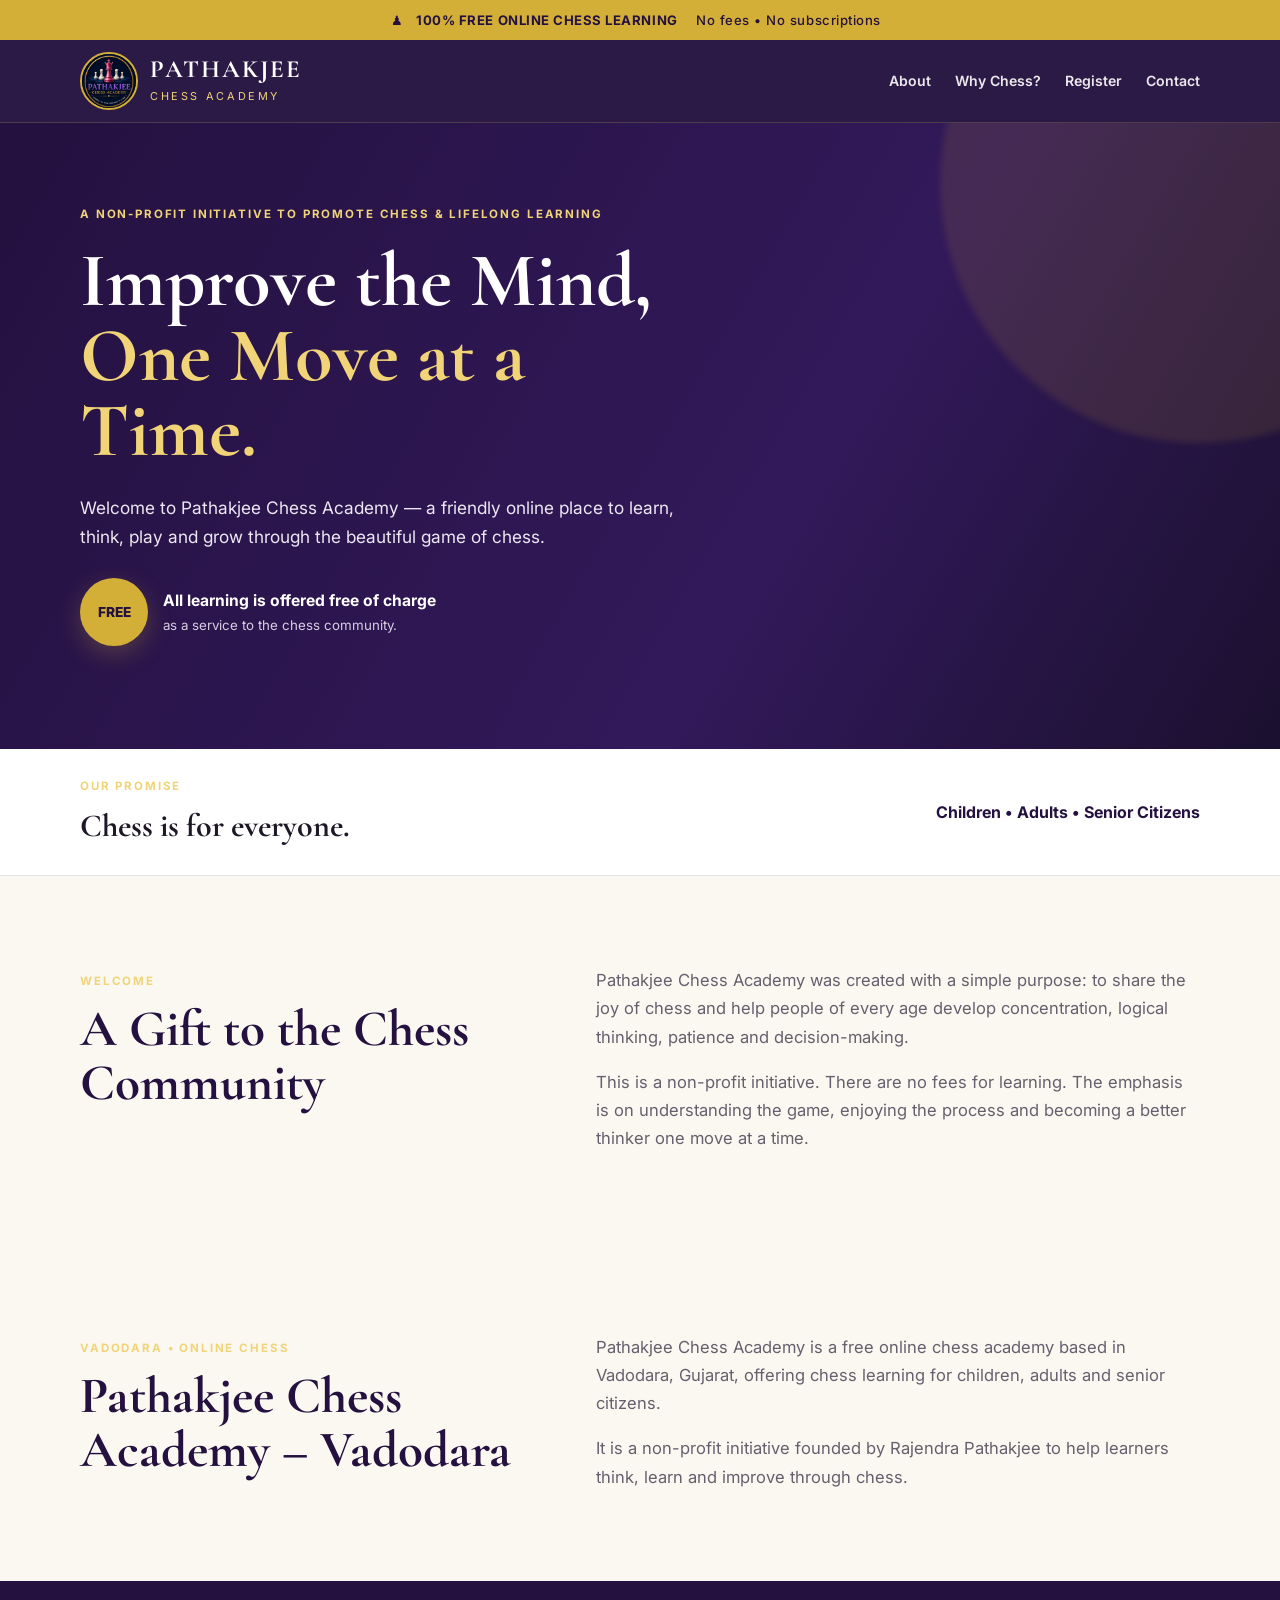
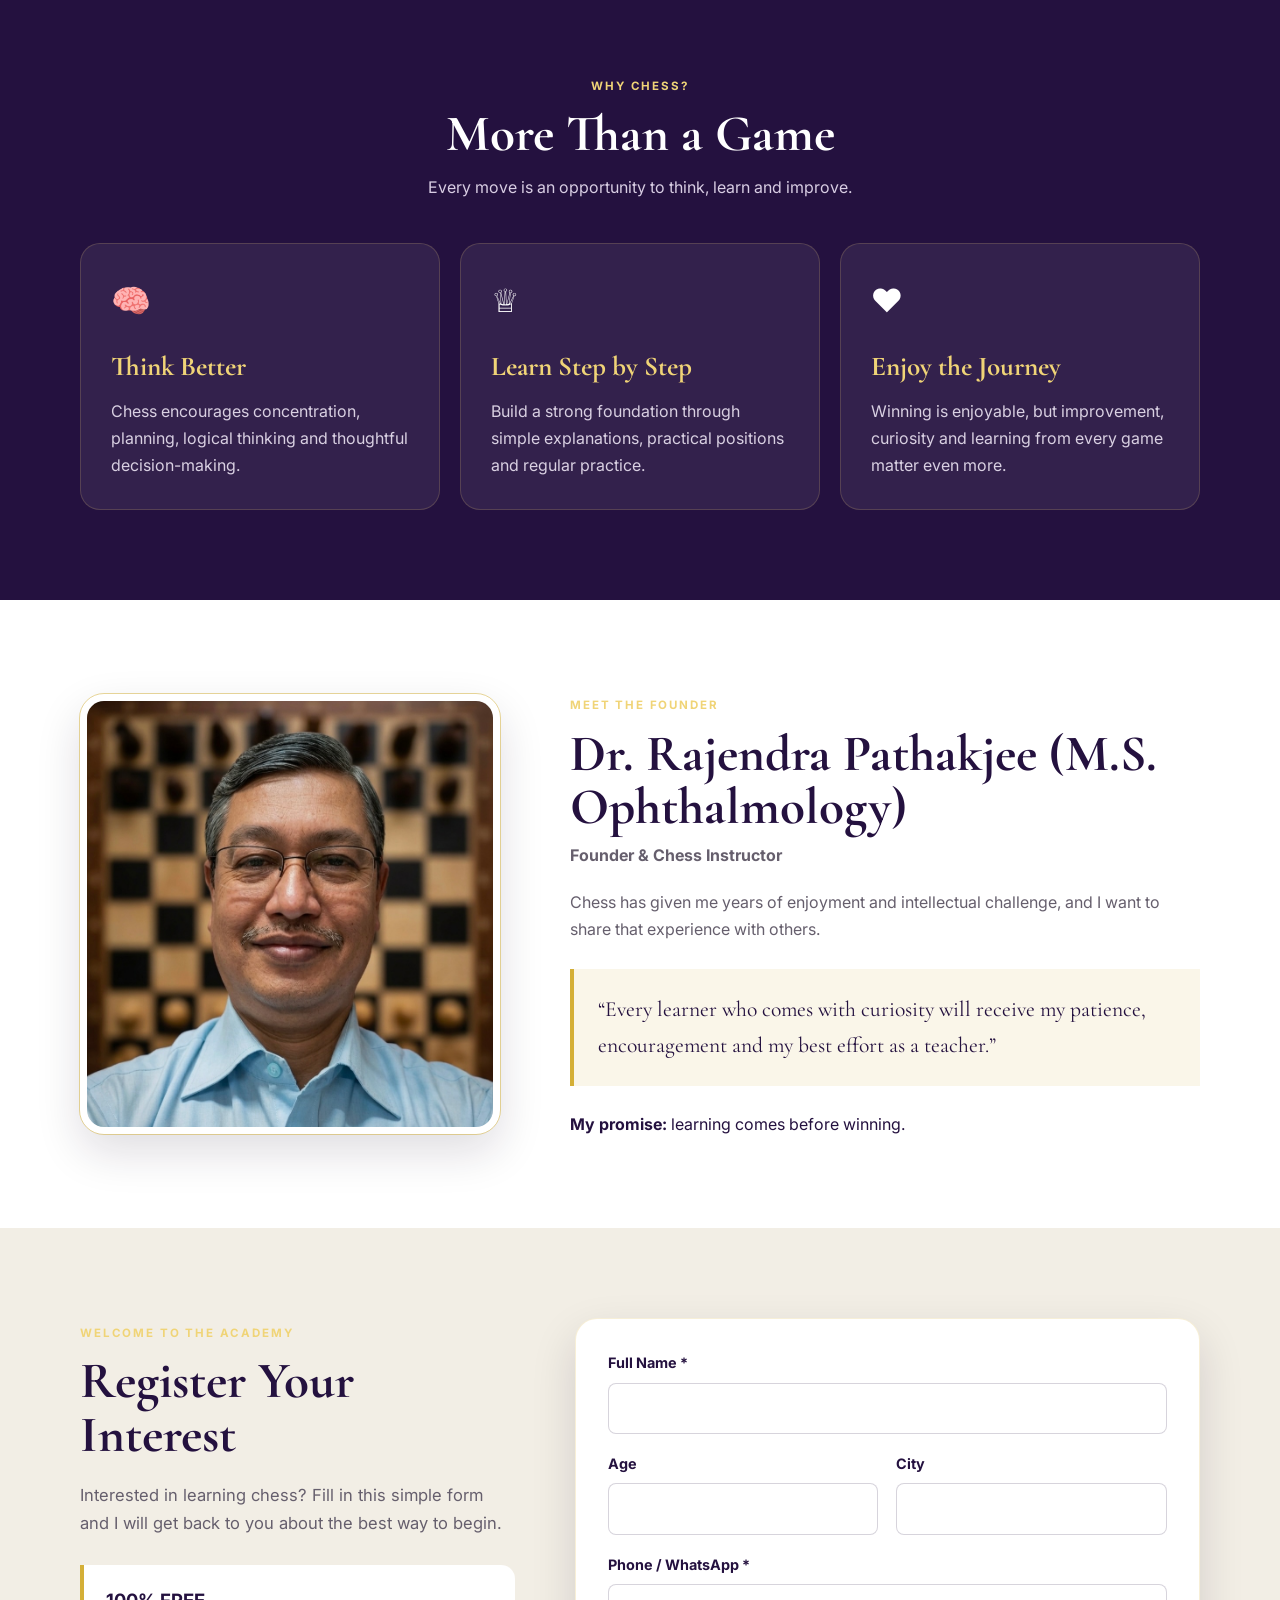
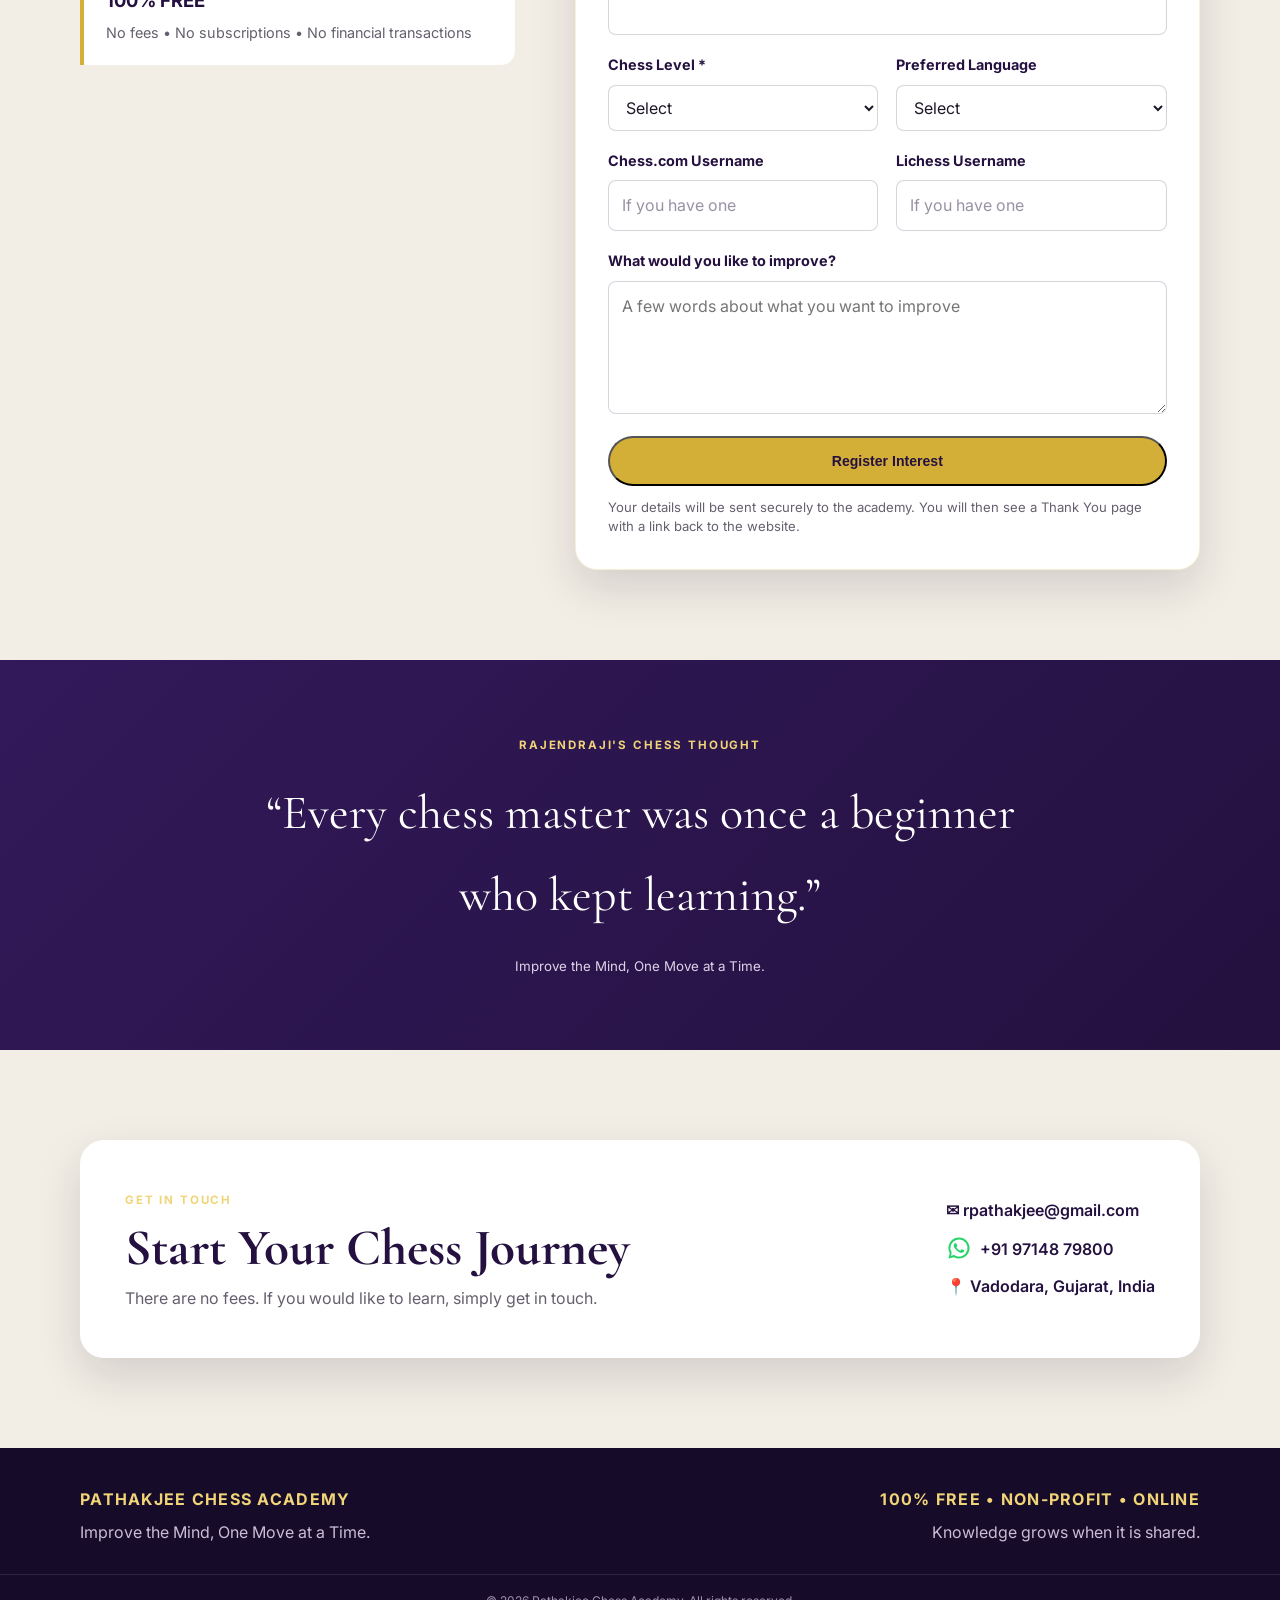
<file: index.html>
<!DOCTYPE html>
<html lang="en">

<head>
  <meta charset="UTF-8">
  <meta name="viewport" content="width=device-width, initial-scale=1.0">
  <meta name="description" content="Pathakjee Chess Academy is a free online chess academy in Vadodara, offering chess lessons for beginners, children, adults and senior citizens. Learn chess online and improve your mind, one move at a time.">
  <meta name="theme-color" content="#24113f">
  <title>Pathakjee Chess Academy | Online Chess Academy in Vadodara</title>
  <link rel="preconnect" href="https://fonts.googleapis.com">
  <link rel="preconnect" href="https://fonts.gstatic.com" crossorigin>
  <link href="https://fonts.googleapis.com/css2?family=Cormorant+Garamond:wght@600;700&family=Inter:wght@400;500;600;700&display=swap" rel="stylesheet">
  <link rel="stylesheet" href="css/style.css">
  <script defer src="js/script.js"></script>
<script type="application/ld+json">
{
  "@context": "https://schema.org",
  "@type": "EducationalOrganization",
  "name": "Pathakjee Chess Academy",
  "url": "https://pathakjeechess.com/",
  "description": "A free, non-profit online chess academy based in Vadodara, Gujarat, helping children, adults and senior citizens learn and improve through chess.",
  "founder": {
    "@type": "Person",
    "name": "Rajendra Pathakjee"
  },
  "areaServed": "Vadodara, Gujarat, India",
  "email": "rpathakjee@gmail.com",
  "sameAs": [
    "https://www.chess.com/member/rvp1702",
    "https://lichess.org/@/RVP-1234"
  ]
}
</script>

  <style>
    /* Mobile refinements: cleaner first screen, no duplicate founder photo, tighter spacing. */
    @media (max-width: 767px) {
      .site-header { padding-top: 10px !important; padding-bottom: 10px !important; }
      .nav-wrap { min-height: 58px !important; }
      .brand img { width: 58px !important; height: 58px !important; object-fit: contain; }
      .brand-name { font-size: 1.45rem !important; }
      .brand-sub { font-size: 0.72rem !important; letter-spacing: 0.18em !important; }

      /* Keep the home screen focused on the academy message. */
      .hero { padding-top: 42px !important; padding-bottom: 42px !important; }
      .hero-grid { grid-template-columns: 1fr !important; }
      .hero-copy { max-width: 100% !important; }
      .hero-free { margin-top: 24px !important; }
      .hero-actions { display: none !important; }

      .section { padding-top: 42px !important; padding-bottom: 42px !important; }
      .two-column, .founder-grid, .registration-grid { gap: 24px !important; }
      .section-heading, .section-text { margin-top: 0 !important; margin-bottom: 0 !important; }
      .section-text p + p { margin-top: 16px !important; }
      .section-dark { padding-top: 42px !important; padding-bottom: 42px !important; }
      .feature-grid { gap: 20px !important; }
      .feature-card { padding: 32px 30px !important; }
      .founder-section { padding-top: 42px !important; padding-bottom: 42px !important; }
      .founder-image { margin-bottom: 4px !important; }
      .registration-section { padding-top: 42px !important; padding-bottom: 42px !important; }
      .registration-form { padding: 24px !important; }
      .registration-form .form-row { margin-bottom: 16px !important; }
      .improvement-free-text textarea { min-height: 112px; resize: vertical; }
    }
  </style>

</head>

<body>
  <div class="top-banner">
    <span>♟</span>
    <strong>100% FREE ONLINE CHESS LEARNING</strong>
    <span class="banner-detail">No fees • No subscriptions</span>
  </div>

  <header class="site-header" id="top">
    <div class="container nav-wrap">
      <a class="brand" href="#top" aria-label="Pathakjee Chess Academy home">
        <img src="images/logo.png" alt="Pathakjee Chess Academy logo">
        <div>
          <span class="brand-name">PATHAKJEE</span>
          <span class="brand-sub">CHESS ACADEMY</span>
        </div>
      </a>

      <button class="menu-toggle" aria-label="Open navigation" aria-expanded="false">
        <span></span><span></span><span></span>
      </button>

      <nav class="nav-links" aria-label="Main navigation">
        <a href="#about">About</a>
        <a href="#why-chess">Why Chess?</a>
        <a href="#registration">Register</a>
        <a href="#contact">Contact</a>
      </nav>
    </div>
  </header>

  <main>
    <section class="hero">
      <div class="hero-glow"></div>
      <div class="container hero-grid">
        <div class="hero-copy reveal">
          <p class="eyebrow">A NON-PROFIT INITIATIVE TO PROMOTE CHESS &amp; LIFELONG LEARNING</p>
          <h1>Improve the Mind,<br><span>One Move at a Time.</span></h1>
          <p class="hero-lead">
            Welcome to Pathakjee Chess Academy — a friendly online place to learn,
            think, play and grow through the beautiful game of chess.
          </p>
          <div class="hero-free">
            <span class="free-badge">FREE</span>
            <div>
              <strong>All learning is offered free of charge</strong>
              <small>as a service to the chess community.</small>
            </div>
          </div>
        </div>

      </div>
    </section>

    <section class="welcome-strip">
      <div class="container strip-inner">
        <div>
          <span class="mini-label">OUR PROMISE</span>
          <h2>Chess is for everyone.</h2>
        </div>
        <p>Children • Adults • Senior Citizens</p>
      </div>
    </section>

    <section class="section" id="about">
      <div class="container two-column">
        <div class="section-heading reveal">
          <span class="section-kicker">WELCOME</span>
          <h2>A Gift to the Chess Community</h2>
        </div>
        <div class="section-text reveal">
          <p>
            Pathakjee Chess Academy was created with a simple purpose: to share the
            joy of chess and help people of every age develop concentration, logical
            thinking, patience and decision-making.
          </p>
          <p>
            This is a non-profit initiative. There are no fees for learning.
            The emphasis is on understanding the game, enjoying the process and
            becoming a better thinker one move at a time.
          </p>
        </div>
      </div>
    </section>

   <section class="section">
  <div class="container two-column">
    <div class="section-heading reveal">
      <span class="section-kicker">VADODARA • ONLINE CHESS</span>
      <h2>Pathakjee Chess Academy – Vadodara</h2>
    </div>
    <div class="section-text reveal">
      <p>
        Pathakjee Chess Academy is a free online chess academy based in Vadodara,
        Gujarat, offering chess learning for children, adults and senior citizens.
      </p>
      <p>
        It is a non-profit initiative founded by Rajendra Pathakjee to help learners
        think, learn and improve through chess.
      </p>
    </div>
  </div>
</section> <section class="section section-dark" id="why-chess">
      <div class="container">
        <div class="center-heading reveal">
          <span class="section-kicker">WHY CHESS?</span>
          <h2>More Than a Game</h2>
          <p>Every move is an opportunity to think, learn and improve.</p>
        </div>

        <div class="feature-grid">
          <article class="feature-card reveal">
            <div class="feature-icon">🧠</div>
            <h3>Think Better</h3>
            <p>Chess encourages concentration, planning, logical thinking and thoughtful decision-making.</p>
          </article>
          <article class="feature-card reveal">
            <div class="feature-icon">♕</div>
            <h3>Learn Step by Step</h3>
            <p>Build a strong foundation through simple explanations, practical positions and regular practice.</p>
          </article>
          <article class="feature-card reveal">
            <div class="feature-icon">❤️</div>
            <h3>Enjoy the Journey</h3>
            <p>Winning is enjoyable, but improvement, curiosity and learning from every game matter even more.</p>
          </article>
        </div>
      </div>
    </section>

    <section class="section founder-section">
      <div class="container founder-grid">
        <div class="founder-image academy-logo-panel reveal">
          <img src="images/founder.jpg" alt="Dr. Rajendra Pathakjee (M.S. Ophthalmology), Founder">
        </div>
        <div class="founder-copy reveal">
          <span class="section-kicker">MEET THE FOUNDER</span>
          <h2>Dr. Rajendra Pathakjee (M.S. Ophthalmology)</h2>
          <p class="role">Founder &amp; Chess Instructor</p>
          <p>
            Chess has given me years of enjoyment and intellectual challenge, and I
            want to share that experience with others.
          </p>
          <blockquote>
            “Every learner who comes with curiosity will receive my patience,
            encouragement and my best effort as a teacher.”
          </blockquote>
          <p class="promise"><strong>My promise:</strong> learning comes before winning.</p>
        </div>
      </div>
    </section>

    <section class="section registration-section" id="registration">
      <div class="container registration-grid">
        <div class="registration-copy reveal">
          <span class="section-kicker">WELCOME TO THE ACADEMY</span>
          <h2>Register Your Interest</h2>
          <p>Interested in learning chess? Fill in this simple form and I will get back to you about the best way to begin.</p>
          <div class="registration-note">
            <strong>100% FREE</strong>
            <span>No fees • No subscriptions • No financial transactions</span>
          </div>
        </div>

        <form class="registration-form reveal" id="registrationForm" action="https://formspree.io/f/mgawkabd" method="POST">
          <div class="form-row">
            <label for="name">Full Name *</label>
            <input type="text" id="name" name="Name" required>
          </div>

          <div class="form-two">
            <div class="form-row">
              <label for="age">Age</label>
              <input type="number" id="age" name="Age" min="4" max="100">
            </div>
            <div class="form-row">
              <label for="city">City</label>
              <input type="text" id="city" name="City">
            </div>
          </div>

          <div class="form-row">
            <label for="phone">Phone / WhatsApp *</label>
            <input type="tel" id="phone" name="Phone" required autocomplete="tel">
          </div>

          <div class="form-two">
            <div class="form-row">
              <label for="level">Chess Level *</label>
              <select id="level" name="Chess Level" required>
                <option value="">Select</option>
                <option>Complete Beginner</option>
                <option>Beginner</option>
                <option>Intermediate</option>
                <option>Returning Player</option>
              </select>
            </div>
            <div class="form-row">
              <label for="language">Preferred Language</label>
              <select id="language" name="Preferred Language">
                <option value="">Select</option>
                <option>English</option>
                <option>Hindi</option>
                <option>Gujarati</option>
              </select>
            </div>
          </div>

          <div class="form-two">
            <div class="form-row">
              <label for="chesscom">Chess.com Username</label>
              <input type="text" id="chesscom" name="Chess.com Username" placeholder="If you have one">
            </div>
            <div class="form-row">
              <label for="lichess">Lichess Username</label>
              <input type="text" id="lichess" name="Lichess Username" placeholder="If you have one">
            </div>
          </div>

          <div class="form-row improvement-free-text">
            <label for="improvement">What would you like to improve?</label>
            <textarea id="improvement" name="What would you like to improve" rows="4" placeholder="A few words about what you want to improve"></textarea>
          </div>

          <input type="hidden" name="_subject" value="New Registration Interest — Pathakjee Chess Academy">

          <button class="btn btn-gold form-submit" type="submit">Register Interest</button>
          <p class="form-note">Your details will be sent securely to the academy. You will then see a Thank You page with a link back to the website.</p>
        </form>
      </div>
    </section>

    <section class="thought-section">
      <div class="container thought-card reveal">
        <span class="section-kicker">RAJENDRAJI'S CHESS THOUGHT</span>
        <p>“Every chess master was once a beginner who kept learning.”</p>
        <small>Improve the Mind, One Move at a Time.</small>
      </div>
    </section>

    <section class="section contact-section" id="contact">
      <div class="container contact-card reveal">
        <div>
          <span class="section-kicker">GET IN TOUCH</span>
          <h2>Start Your Chess Journey</h2>
          <p>There are no fees. If you would like to learn, simply get in touch.</p>
        </div>
        <div class="contact-links">
          <a href="mailto:rpathakjee@gmail.com">✉ rpathakjee@gmail.com</a>
          <a href="https://wa.me/919714879800" target="_blank" rel="noopener" aria-label="WhatsApp +91 97148 79800"><svg aria-hidden="true" viewBox="0 0 32 32" width="26" height="26" style="vertical-align:-6px;margin-right:8px;fill:#25D366"><path d="M16 3C8.82 3 3 8.82 3 16c0 2.29.6 4.44 1.66 6.33L3 29l6.84-1.6A12.94 12.94 0 0 0 16 29c7.18 0 13-5.82 13-13S23.18 3 16 3zm0 23.6c-2.02 0-3.9-.6-5.47-1.63l-.39-.25-4.06.95.97-3.95-.26-.41A10.57 10.57 0 1 1 16 26.6zm5.82-7.96c-.32-.16-1.88-.93-2.17-1.04-.29-.11-.5-.16-.71.16-.21.31-.82 1.04-1.01 1.25-.18.21-.37.24-.69.08-.32-.16-1.35-.5-2.57-1.6-.95-.85-1.6-1.9-1.79-2.22-.18-.31-.02-.48.14-.64.14-.14.32-.37.48-.56.16-.18.21-.31.32-.52.11-.21.05-.39-.03-.55-.08-.16-.71-1.72-.97-2.36-.25-.62-.51-.54-.71-.55h-.61c-.21 0-.55.08-.84.39-.29.31-1.1 1.07-1.1 2.61s1.13 3.03 1.29 3.24c.16.21 2.22 3.39 5.38 4.76.75.32 1.33.51 1.78.65.75.24 1.43.21 1.97.13.6-.09 1.88-.77 2.15-1.51.26-.74.26-1.37.18-1.51-.08-.13-.29-.21-.61-.37z"/></svg>+91 97148 79800</a>
          <span>📍 Vadodara, Gujarat, India</span>
        </div>
      </div>
    </section>
  </main>

  <footer class="site-footer">
    <div class="container footer-inner">
      <div>
        <strong>PATHAKJEE CHESS ACADEMY</strong>
        <p>Improve the Mind, One Move at a Time.</p>
      </div>
      <div class="footer-note">
        <strong>100% FREE • NON-PROFIT • ONLINE</strong>
        <p>Knowledge grows when it is shared.</p>
      </div>
    </div>
    <div class="copyright">© 2026 Pathakjee Chess Academy. All rights reserved.</div>
  </footer>
</body>
</html>
</file>
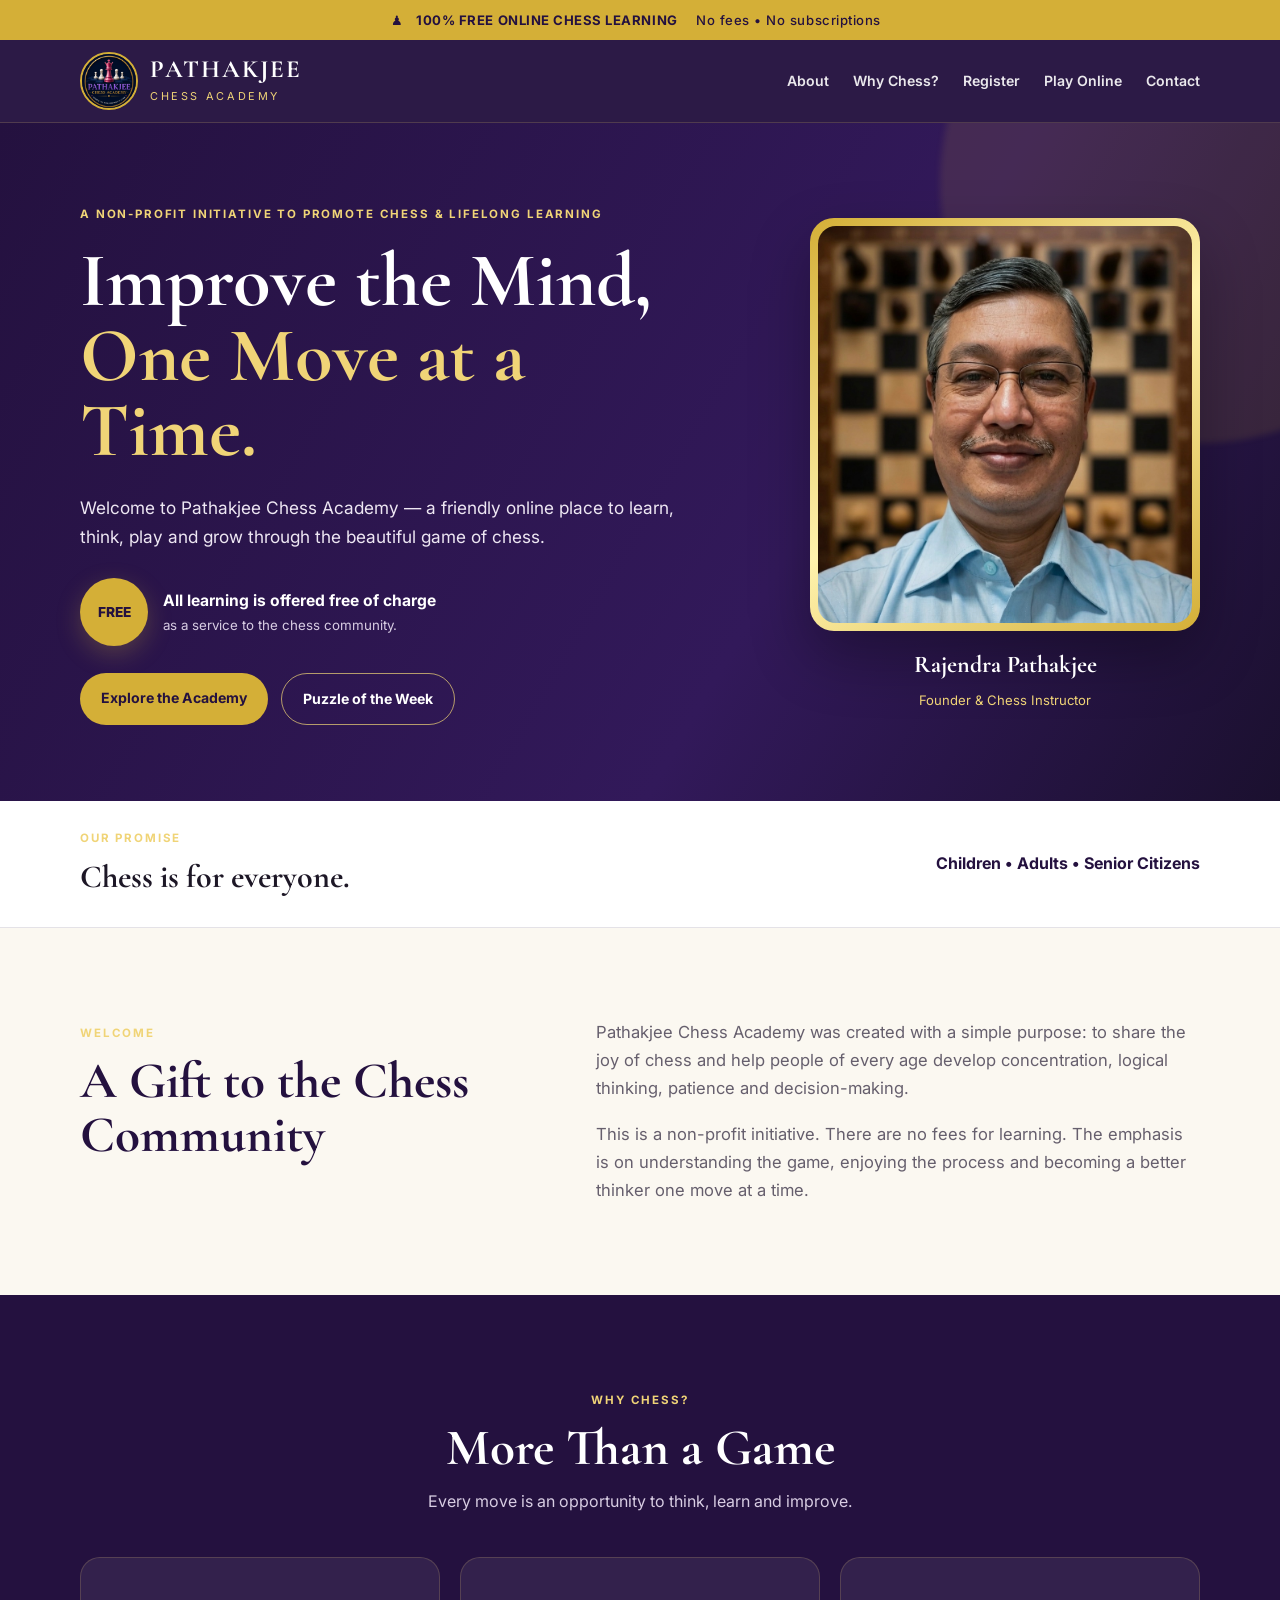
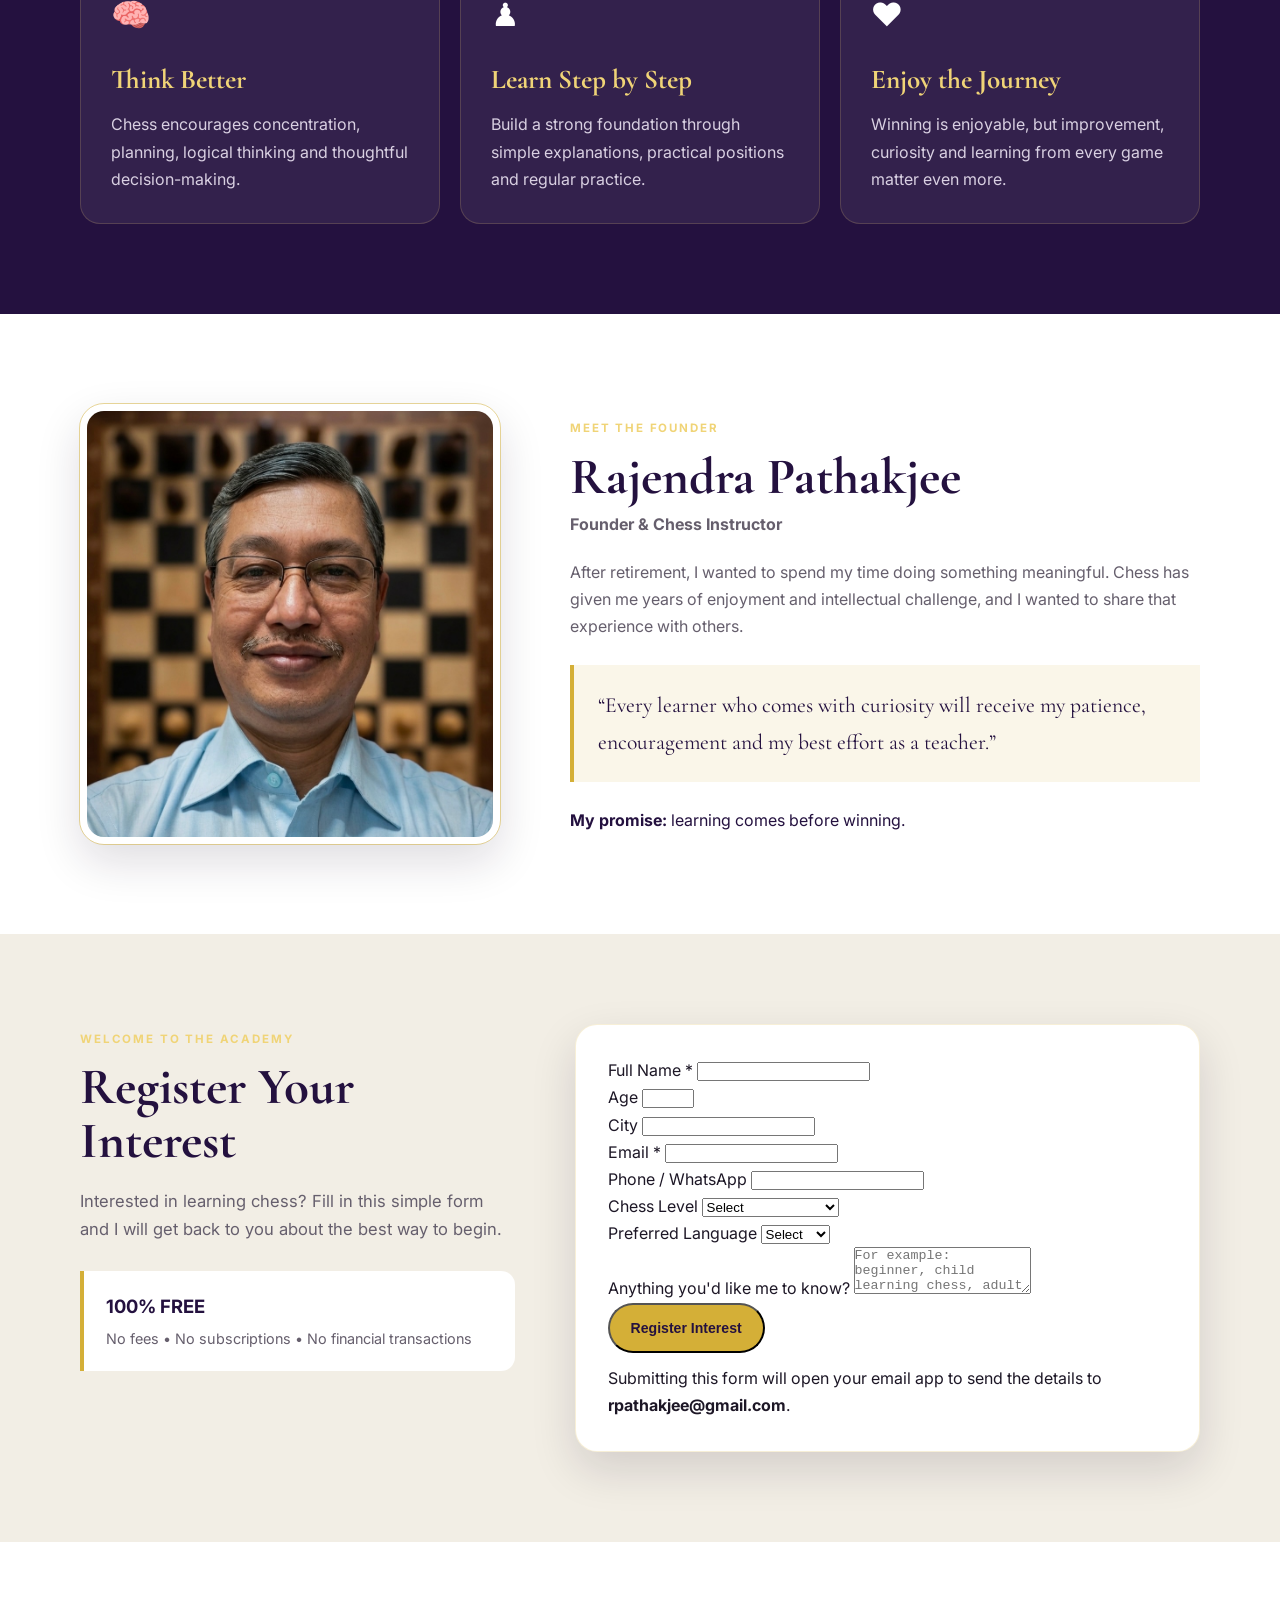
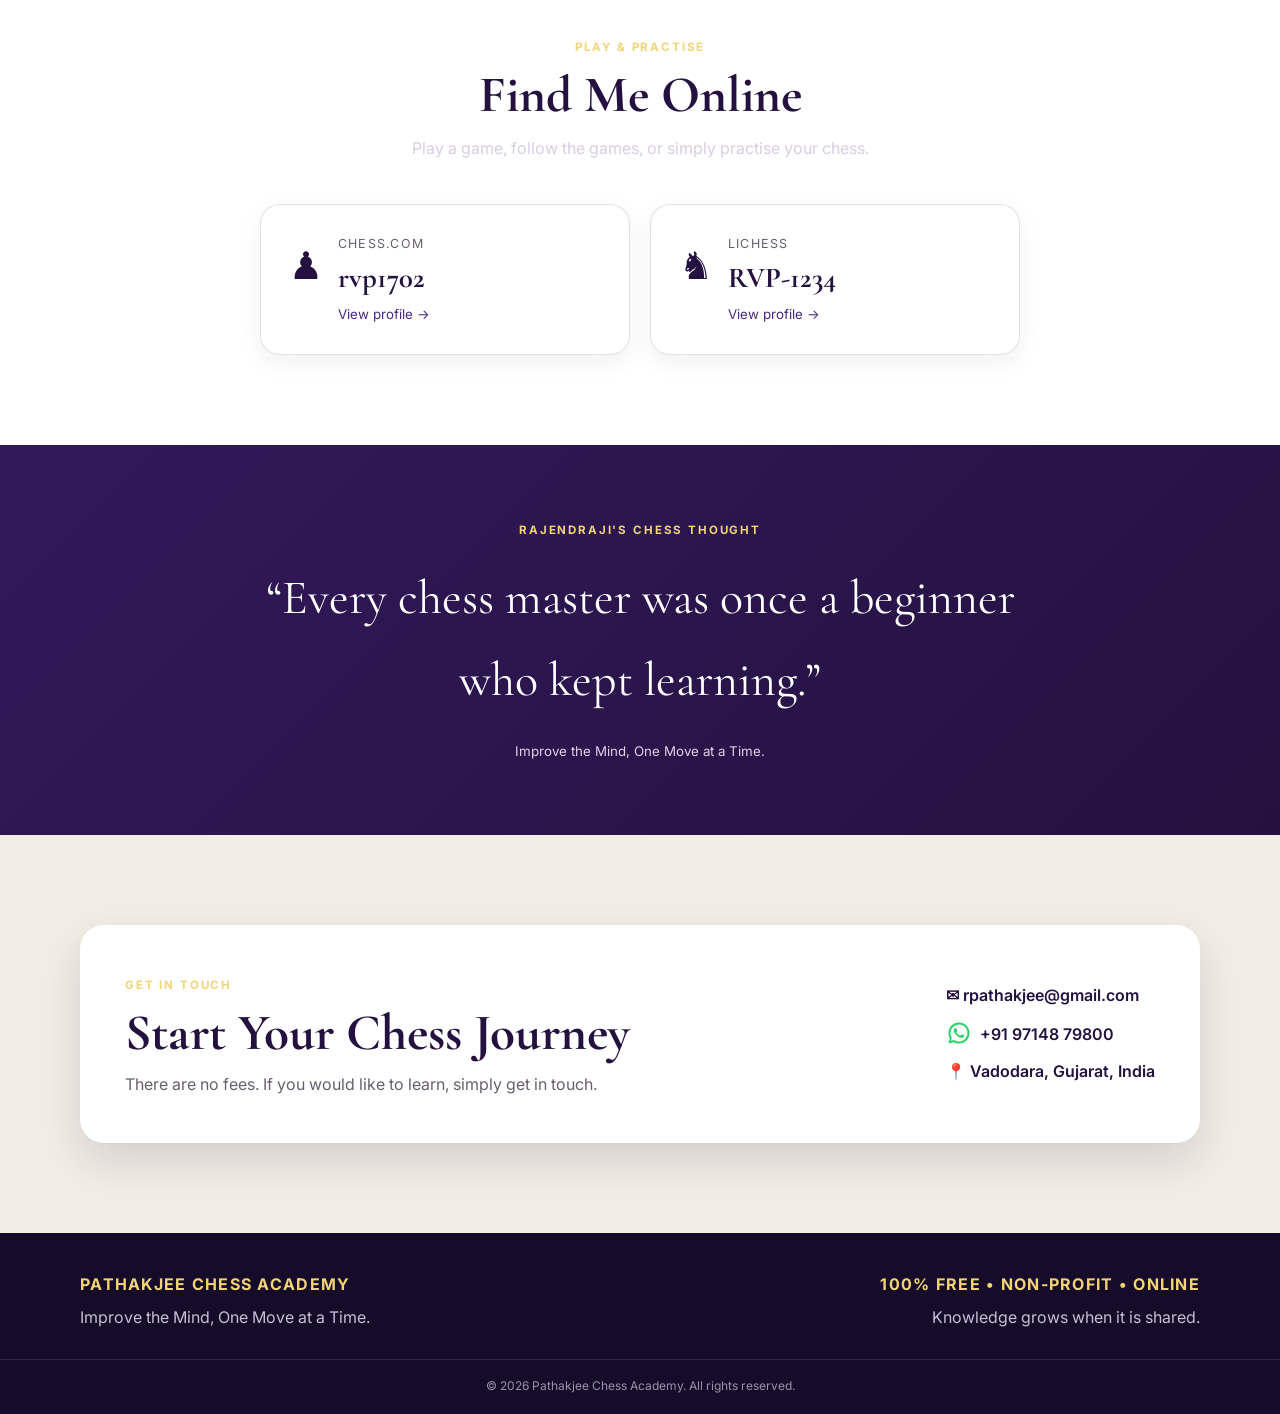
<file: pathakjee_chess_academy/index.html>
<!DOCTYPE html>
<html lang="en">
<head>
  <meta charset="UTF-8">
  <meta name="viewport" content="width=device-width, initial-scale=1.0">
  <meta name="description" content="Pathakjee Chess Academy — a free, non-profit online chess learning initiative. Improve the Mind, One Move at a Time.">
  <meta name="theme-color" content="#24113f">
  <title>Pathakjee Chess Academy | Improve the Mind, One Move at a Time</title>
  <link rel="preconnect" href="https://fonts.googleapis.com">
  <link rel="preconnect" href="https://fonts.gstatic.com" crossorigin>
  <link href="https://fonts.googleapis.com/css2?family=Cormorant+Garamond:wght@600;700&family=Inter:wght@400;500;600;700&display=swap" rel="stylesheet">
  <link rel="stylesheet" href="css/style.css">
  <script defer src="js/script.js"></script>
</head>

<body>
  <div class="top-banner">
    <span>♟</span>
    <strong>100% FREE ONLINE CHESS LEARNING</strong>
    <span class="banner-detail">No fees • No subscriptions</span>
  </div>

  <header class="site-header" id="top">
    <div class="container nav-wrap">
      <a class="brand" href="#top" aria-label="Pathakjee Chess Academy home">
        <img src="images/logo.png" alt="Pathakjee Chess Academy logo">
        <div>
          <span class="brand-name">PATHAKJEE</span>
          <span class="brand-sub">CHESS ACADEMY</span>
        </div>
      </a>

      <button class="menu-toggle" aria-label="Open navigation" aria-expanded="false">
        <span></span><span></span><span></span>
      </button>

      <nav class="nav-links" aria-label="Main navigation">
        <a href="#about">About</a>
        <a href="#why-chess">Why Chess?</a>
        <a href="#registration">Register</a>
        <a href="#play">Play Online</a>
        <a href="#contact">Contact</a>
      </nav>
    </div>
  </header>

  <main>
    <section class="hero">
      <div class="hero-glow"></div>
      <div class="container hero-grid">
        <div class="hero-copy reveal">
          <p class="eyebrow">A NON-PROFIT INITIATIVE TO PROMOTE CHESS &amp; LIFELONG LEARNING</p>
          <h1>Improve the Mind,<br><span>One Move at a Time.</span></h1>
          <p class="hero-lead">
            Welcome to Pathakjee Chess Academy — a friendly online place to learn,
            think, play and grow through the beautiful game of chess.
          </p>
          <div class="hero-free">
            <span class="free-badge">FREE</span>
            <div>
              <strong>All learning is offered free of charge</strong>
              <small>as a service to the chess community.</small>
            </div>
          </div>
          <div class="hero-actions">
            <a class="btn btn-gold" href="#about">Explore the Academy</a>
            <a class="btn btn-outline" href="#puzzle">Puzzle of the Week</a>
          </div>
        </div>

        <div class="hero-founder reveal">
          <div class="portrait-frame">
            <img src="images/founder.jpg" alt="Rajendra Pathakjee, Founder and Chess Instructor">
          </div>
          <div class="portrait-caption">
            <strong>Rajendra Pathakjee</strong>
            <span>Founder &amp; Chess Instructor</span>
          </div>
        </div>
      </div>
    </section>

    <section class="welcome-strip">
      <div class="container strip-inner">
        <div>
          <span class="mini-label">OUR PROMISE</span>
          <h2>Chess is for everyone.</h2>
        </div>
        <p>Children • Adults • Senior Citizens</p>
      </div>
    </section>

    <section class="section" id="about">
      <div class="container two-column">
        <div class="section-heading reveal">
          <span class="section-kicker">WELCOME</span>
          <h2>A Gift to the Chess Community</h2>
        </div>
        <div class="section-text reveal">
          <p>
            Pathakjee Chess Academy was created with a simple purpose: to share the
            joy of chess and help people of every age develop concentration, logical
            thinking, patience and decision-making.
          </p>
          <p>
            This is a non-profit initiative. There are no fees for learning.
            The emphasis is on understanding the game, enjoying the process and
            becoming a better thinker one move at a time.
          </p>
        </div>
      </div>
    </section>

    <section class="section section-dark" id="why-chess">
      <div class="container">
        <div class="center-heading reveal">
          <span class="section-kicker">WHY CHESS?</span>
          <h2>More Than a Game</h2>
          <p>Every move is an opportunity to think, learn and improve.</p>
        </div>

        <div class="feature-grid">
          <article class="feature-card reveal">
            <div class="feature-icon">🧠</div>
            <h3>Think Better</h3>
            <p>Chess encourages concentration, planning, logical thinking and thoughtful decision-making.</p>
          </article>
          <article class="feature-card reveal">
            <div class="feature-icon">♟</div>
            <h3>Learn Step by Step</h3>
            <p>Build a strong foundation through simple explanations, practical positions and regular practice.</p>
          </article>
          <article class="feature-card reveal">
            <div class="feature-icon">❤️</div>
            <h3>Enjoy the Journey</h3>
            <p>Winning is enjoyable, but improvement, curiosity and learning from every game matter even more.</p>
          </article>
        </div>
      </div>
    </section>

    <section class="section founder-section">
      <div class="container founder-grid">
        <div class="founder-image reveal">
          <img src="images/founder.jpg" alt="Rajendra Pathakjee">
        </div>
        <div class="founder-copy reveal">
          <span class="section-kicker">MEET THE FOUNDER</span>
          <h2>Rajendra Pathakjee</h2>
          <p class="role">Founder &amp; Chess Instructor</p>
          <p>
            After retirement, I wanted to spend my time doing something meaningful.
            Chess has given me years of enjoyment and intellectual challenge, and I
            wanted to share that experience with others.
          </p>
          <blockquote>
            “Every learner who comes with curiosity will receive my patience,
            encouragement and my best effort as a teacher.”
          </blockquote>
          <p class="promise"><strong>My promise:</strong> learning comes before winning.</p>
        </div>
      </div>
    </section>

    <section class="section registration-section" id="registration">
      <div class="container registration-grid">
        <div class="registration-copy reveal">
          <span class="section-kicker">WELCOME TO THE ACADEMY</span>
          <h2>Register Your Interest</h2>
          <p>Interested in learning chess? Fill in this simple form and I will get back to you about the best way to begin.</p>
          <div class="registration-note">
            <strong>100% FREE</strong>
            <span>No fees • No subscriptions • No financial transactions</span>
          </div>
        </div>

        <form class="registration-form reveal" id="registrationForm" action="mailto:rpathakjee@gmail.com" method="post" enctype="text/plain">
          <div class="form-row">
            <label for="name">Full Name *</label>
            <input type="text" id="name" name="Name" required>
          </div>

          <div class="form-two">
            <div class="form-row">
              <label for="age">Age</label>
              <input type="number" id="age" name="Age" min="4" max="100">
            </div>
            <div class="form-row">
              <label for="city">City</label>
              <input type="text" id="city" name="City">
            </div>
          </div>

          <div class="form-row">
            <label for="email">Email *</label>
            <input type="email" id="email" name="Email" required>
          </div>

          <div class="form-row">
            <label for="phone">Phone / WhatsApp</label>
            <input type="tel" id="phone" name="Phone">
          </div>

          <div class="form-two">
            <div class="form-row">
              <label for="level">Chess Level</label>
              <select id="level" name="Chess Level">
                <option value="">Select</option>
                <option>Complete Beginner</option>
                <option>Beginner</option>
                <option>Intermediate</option>
                <option>Returning Player</option>
              </select>
            </div>
            <div class="form-row">
              <label for="language">Preferred Language</label>
              <select id="language" name="Preferred Language">
                <option value="">Select</option>
                <option>English</option>
                <option>Hindi</option>
                <option>Gujarati</option>
              </select>
            </div>
          </div>

          <div class="form-row">
            <label for="message">Anything you'd like me to know?</label>
            <textarea id="message" name="Message" rows="3" placeholder="For example: beginner, child learning chess, adult learner, etc."></textarea>
          </div>

          <button class="btn btn-gold form-submit" type="submit">Register Interest</button>
          <p class="form-note">Submitting this form will open your email app to send the details to <strong>rpathakjee@gmail.com</strong>.</p>
        </form>
      </div>
    </section>

    <section class="section online-section" id="play">
      <div class="container">
        <div class="center-heading reveal">
          <span class="section-kicker">PLAY &amp; PRACTISE</span>
          <h2>Find Me Online</h2>
          <p>Play a game, follow the games, or simply practise your chess.</p>
        </div>

        <div class="profile-grid">
          <a class="profile-card reveal" href="https://www.chess.com/member/rvp1702" target="_blank" rel="noopener">
            <span class="profile-icon">♟</span>
            <span class="profile-label">Chess.com</span>
            <strong>rvp1702</strong>
            <small>View profile →</small>
          </a>
          <a class="profile-card reveal" href="https://lichess.org/@/RVP-1234" target="_blank" rel="noopener">
            <span class="profile-icon">♞</span>
            <span class="profile-label">Lichess</span>
            <strong>RVP-1234</strong>
            <small>View profile →</small>
          </a>
        </div>
      </div>
    </section>

    <section class="thought-section">
      <div class="container thought-card reveal">
        <span class="section-kicker">RAJENDRAJI'S CHESS THOUGHT</span>
        <p>“Every chess master was once a beginner who kept learning.”</p>
        <small>Improve the Mind, One Move at a Time.</small>
      </div>
    </section>

    <section class="section contact-section" id="contact">
      <div class="container contact-card reveal">
        <div>
          <span class="section-kicker">GET IN TOUCH</span>
          <h2>Start Your Chess Journey</h2>
          <p>There are no fees. If you would like to learn, simply get in touch.</p>
        </div>
        <div class="contact-links">
          <a href="mailto:rpathakjee@gmail.com">✉ rpathakjee@gmail.com</a>
          <a href="https://wa.me/919714879800" target="_blank" rel="noopener" aria-label="WhatsApp +91 97148 79800"><svg aria-hidden="true" viewBox="0 0 32 32" width="26" height="26" style="vertical-align:-6px;margin-right:8px;fill:#25D366"><path d="M16 3C8.82 3 3 8.82 3 16c0 2.29.6 4.44 1.66 6.33L3 29l6.84-1.6A12.94 12.94 0 0 0 16 29c7.18 0 13-5.82 13-13S23.18 3 16 3zm0 23.6c-2.02 0-3.9-.6-5.47-1.63l-.39-.25-4.06.95.97-3.95-.26-.41A10.57 10.57 0 1 1 16 26.6zm5.82-7.96c-.32-.16-1.88-.93-2.17-1.04-.29-.11-.5-.16-.71.16-.21.31-.82 1.04-1.01 1.25-.18.21-.37.24-.69.08-.32-.16-1.35-.5-2.57-1.6-.95-.85-1.6-1.9-1.79-2.22-.18-.31-.02-.48.14-.64.14-.14.32-.37.48-.56.16-.18.21-.31.32-.52.11-.21.05-.39-.03-.55-.08-.16-.71-1.72-.97-2.36-.25-.62-.51-.54-.71-.55h-.61c-.21 0-.55.08-.84.39-.29.31-1.1 1.07-1.1 2.61s1.13 3.03 1.29 3.24c.16.21 2.22 3.39 5.38 4.76.75.32 1.33.51 1.78.65.75.24 1.43.21 1.97.13.6-.09 1.88-.77 2.15-1.51.26-.74.26-1.37.18-1.51-.08-.13-.29-.21-.61-.37z"/></svg>+91 97148 79800</a>
          <span>📍 Vadodara, Gujarat, India</span>
        </div>
      </div>
    </section>
  </main>

  <footer class="site-footer">
    <div class="container footer-inner">
      <div>
        <strong>PATHAKJEE CHESS ACADEMY</strong>
        <p>Improve the Mind, One Move at a Time.</p>
      </div>
      <div class="footer-note">
        <strong>100% FREE • NON-PROFIT • ONLINE</strong>
        <p>Knowledge grows when it is shared.</p>
      </div>
    </div>
    <div class="copyright">© 2026 Pathakjee Chess Academy. All rights reserved.</div>
  </footer>
</body>
</html>
</file>
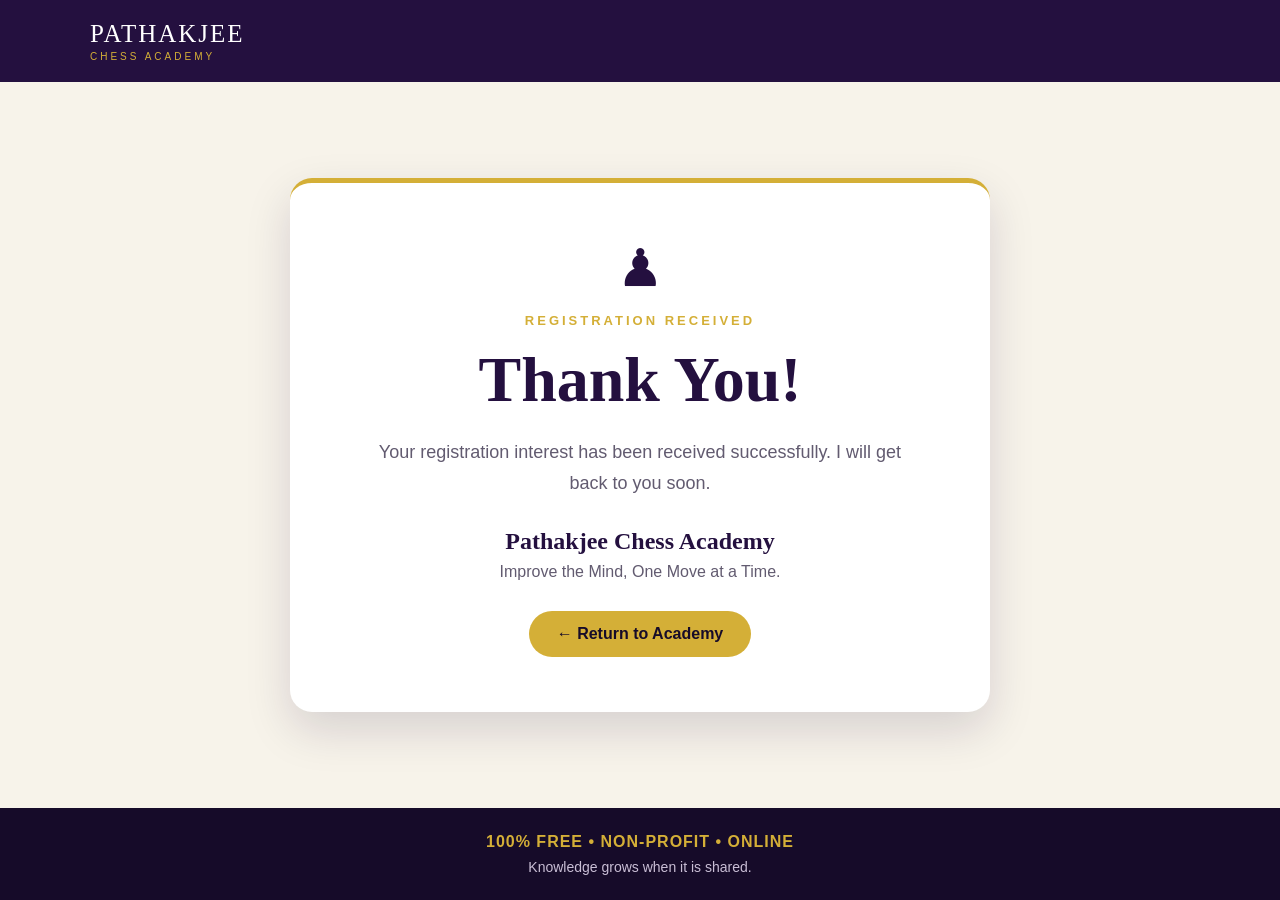
<file: thank-you.html>
<!DOCTYPE html>
<html lang="en">
<head>
  <meta charset="UTF-8">
  <meta name="viewport" content="width=device-width, initial-scale=1.0">
  <title>Thank You | Pathakjee Chess Academy</title>

  <style>
    :root {
      --purple: #24103f;
      --purple-dark: #160b29;
      --gold: #d4af37;
      --cream: #f7f3ea;
      --white: #ffffff;
      --muted: #625b70;
    }

    * {
      box-sizing: border-box;
    }

    body {
      margin: 0;
      min-height: 100vh;
      font-family: Arial, sans-serif;
      background: var(--cream);
      color: var(--purple);
      display: flex;
      flex-direction: column;
    }

    header {
      background: var(--purple);
      color: white;
      height: 82px;
      display: flex;
      align-items: center;
    }

    .header-inner {
      width: min(1100px, 92%);
      margin: auto;
      display: flex;
      align-items: center;
      justify-content: space-between;
    }

    .brand {
      display: flex;
      align-items: center;
      gap: 12px;
    }

    .brand-name {
      font-family: Georgia, serif;
      font-size: 25px;
      letter-spacing: 2px;
    }

    .brand-sub {
      display: block;
      color: var(--gold);
      font-size: 10px;
      letter-spacing: 3px;
      margin-top: 3px;
    }

    main {
      flex: 1;
      display: flex;
      align-items: center;
      justify-content: center;
      padding: 70px 20px;
    }

    .thank-you-card {
      width: min(700px, 100%);
      background: white;
      border-radius: 22px;
      padding: 55px 40px;
      text-align: center;
      box-shadow: 0 18px 45px rgba(36, 16, 63, 0.15);
      border-top: 5px solid var(--gold);
    }

    .chess-piece {
      font-size: 52px;
      margin-bottom: 15px;
    }

    .kicker {
      color: var(--gold);
      font-size: 13px;
      font-weight: bold;
      letter-spacing: 3px;
      margin-bottom: 15px;
    }

    h1 {
      font-family: Georgia, serif;
      font-size: clamp(2.5rem, 6vw, 4rem);
      margin: 0 0 20px;
      color: var(--purple);
    }

    .message {
      color: var(--muted);
      font-size: 18px;
      line-height: 1.7;
      margin: 0 auto 30px;
      max-width: 560px;
    }

    .academy {
      font-family: Georgia, serif;
      font-size: 24px;
      font-weight: bold;
      margin-top: 25px;
    }

    .tagline {
      color: var(--muted);
      margin-top: 8px;
    }

    .return-button {
      display: inline-block;
      margin-top: 30px;
      padding: 14px 28px;
      background: var(--gold);
      color: var(--purple-dark);
      text-decoration: none;
      border-radius: 30px;
      font-weight: bold;
      transition: 0.2s;
    }

    .return-button:hover {
      transform: translateY(-2px);
      opacity: 0.9;
    }

    footer {
      background: var(--purple-dark);
      color: white;
      text-align: center;
      padding: 25px 15px;
    }

    footer strong {
      color: var(--gold);
      letter-spacing: 1px;
    }

    footer p {
      margin: 8px 0 0;
      color: #c9bed5;
      font-size: 14px;
    }

    @media (max-width: 600px) {
      header {
        height: 70px;
      }

      .brand-name {
        font-size: 20px;
      }

      .thank-you-card {
        padding: 40px 25px;
      }
    }
  </style>
</head>

<body>

  <header>
    <div class="header-inner">
      <div class="brand">
        <div>
          <div class="brand-name">PATHAKJEE</div>
          <span class="brand-sub">CHESS ACADEMY</span>
        </div>
      </div>
    </div>
  </header>

  <main>
    <div class="thank-you-card">

      <div class="chess-piece">♟</div>

      <div class="kicker">REGISTRATION RECEIVED</div>

      <h1>Thank You!</h1>

      <p class="message">
        Your registration interest has been received successfully.
        I will get back to you soon.
      </p>

      <div class="academy">
        Pathakjee Chess Academy
      </div>

      <div class="tagline">
        Improve the Mind, One Move at a Time.
      </div>

      <a class="return-button"
         href="./">
        ← Return to Academy
      </a>

    </div>
  </main>

  <footer>
    <strong>100% FREE • NON-PROFIT • ONLINE</strong>
    <p>Knowledge grows when it is shared.</p>
  </footer>

</body>
</html>
</file>
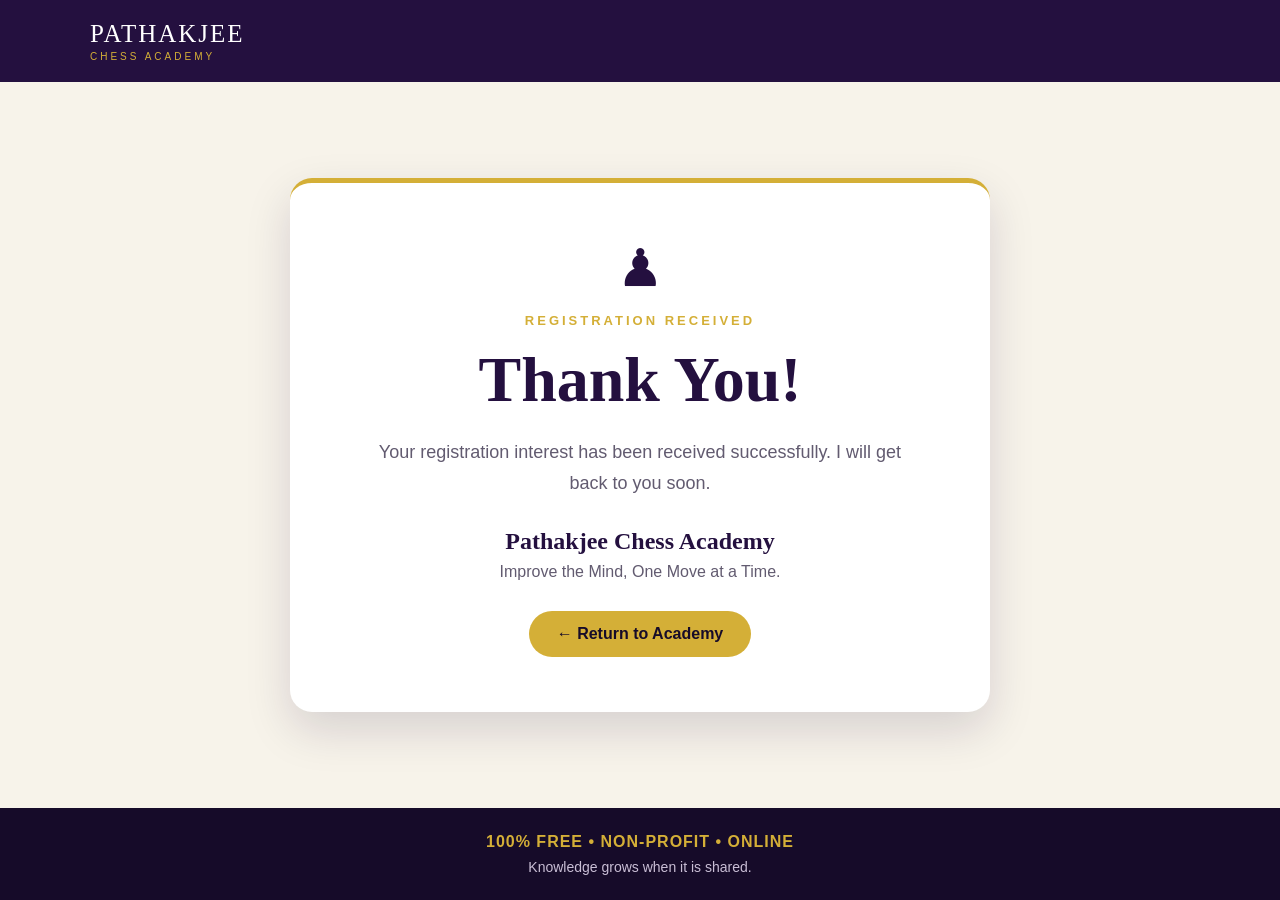
<file: pathakjee_chess_academy/thank-you.html>
<!DOCTYPE html>
<html lang="en">
<head>
  <meta charset="UTF-8">
  <meta name="viewport" content="width=device-width, initial-scale=1.0">
  <title>Thank You | Pathakjee Chess Academy</title>

  <style>
    :root {
      --purple: #24103f;
      --purple-dark: #160b29;
      --gold: #d4af37;
      --cream: #f7f3ea;
      --white: #ffffff;
      --muted: #625b70;
    }

    * {
      box-sizing: border-box;
    }

    body {
      margin: 0;
      min-height: 100vh;
      font-family: Arial, sans-serif;
      background: var(--cream);
      color: var(--purple);
      display: flex;
      flex-direction: column;
    }

    header {
      background: var(--purple);
      color: white;
      height: 82px;
      display: flex;
      align-items: center;
    }

    .header-inner {
      width: min(1100px, 92%);
      margin: auto;
      display: flex;
      align-items: center;
      justify-content: space-between;
    }

    .brand {
      display: flex;
      align-items: center;
      gap: 12px;
    }

    .brand-name {
      font-family: Georgia, serif;
      font-size: 25px;
      letter-spacing: 2px;
    }

    .brand-sub {
      display: block;
      color: var(--gold);
      font-size: 10px;
      letter-spacing: 3px;
      margin-top: 3px;
    }

    main {
      flex: 1;
      display: flex;
      align-items: center;
      justify-content: center;
      padding: 70px 20px;
    }

    .thank-you-card {
      width: min(700px, 100%);
      background: white;
      border-radius: 22px;
      padding: 55px 40px;
      text-align: center;
      box-shadow: 0 18px 45px rgba(36, 16, 63, 0.15);
      border-top: 5px solid var(--gold);
    }

    .chess-piece {
      font-size: 52px;
      margin-bottom: 15px;
    }

    .kicker {
      color: var(--gold);
      font-size: 13px;
      font-weight: bold;
      letter-spacing: 3px;
      margin-bottom: 15px;
    }

    h1 {
      font-family: Georgia, serif;
      font-size: clamp(2.5rem, 6vw, 4rem);
      margin: 0 0 20px;
      color: var(--purple);
    }

    .message {
      color: var(--muted);
      font-size: 18px;
      line-height: 1.7;
      margin: 0 auto 30px;
      max-width: 560px;
    }

    .academy {
      font-family: Georgia, serif;
      font-size: 24px;
      font-weight: bold;
      margin-top: 25px;
    }

    .tagline {
      color: var(--muted);
      margin-top: 8px;
    }

    .return-button {
      display: inline-block;
      margin-top: 30px;
      padding: 14px 28px;
      background: var(--gold);
      color: var(--purple-dark);
      text-decoration: none;
      border-radius: 30px;
      font-weight: bold;
      transition: 0.2s;
    }

    .return-button:hover {
      transform: translateY(-2px);
      opacity: 0.9;
    }

    footer {
      background: var(--purple-dark);
      color: white;
      text-align: center;
      padding: 25px 15px;
    }

    footer strong {
      color: var(--gold);
      letter-spacing: 1px;
    }

    footer p {
      margin: 8px 0 0;
      color: #c9bed5;
      font-size: 14px;
    }

    @media (max-width: 600px) {
      header {
        height: 70px;
      }

      .brand-name {
        font-size: 20px;
      }

      .thank-you-card {
        padding: 40px 25px;
      }
    }
  </style>
</head>

<body>

  <header>
    <div class="header-inner">
      <div class="brand">
        <div>
          <div class="brand-name">PATHAKJEE</div>
          <span class="brand-sub">CHESS ACADEMY</span>
        </div>
      </div>
    </div>
  </header>

  <main>
    <div class="thank-you-card">

      <div class="chess-piece">♟</div>

      <div class="kicker">REGISTRATION RECEIVED</div>

      <h1>Thank You!</h1>

      <p class="message">
        Your registration interest has been received successfully.
        I will get back to you soon.
      </p>

      <div class="academy">
        Pathakjee Chess Academy
      </div>

      <div class="tagline">
        Improve the Mind, One Move at a Time.
      </div>

      <a class="return-button"
         href="index.html">
        ← Return to Academy
      </a>

    </div>
  </main>

  <footer>
    <strong>100% FREE • NON-PROFIT • ONLINE</strong>
    <p>Knowledge grows when it is shared.</p>
  </footer>

</body>
</html>
</file>
<file: css/style.css>
:root{
  --purple:#24113f;
  --purple-2:#32195a;
  --purple-3:#4b2780;
  --gold:#d4af37;
  --gold-light:#f0d477;
  --cream:#fbf8f1;
  --white:#ffffff;
  --ink:#1d1726;
  --muted:#665f6d;
  --line:rgba(36,17,63,.12);
  --shadow:0 18px 45px rgba(28,15,44,.14);
}
*{box-sizing:border-box;margin:0;padding:0}
html{scroll-behavior:smooth}
body{font-family:Inter,Arial,sans-serif;color:var(--ink);background:var(--cream);line-height:1.7}
img{max-width:100%;display:block}
a{text-decoration:none;color:inherit}
.container{width:min(1120px,92%);margin:auto}
.top-banner{background:var(--gold);color:var(--purple);text-align:center;padding:9px 15px;font-size:.82rem;letter-spacing:.04em}
.top-banner span{margin-right:8px}.banner-detail{margin-left:14px;font-weight:500}
.site-header{position:sticky;top:0;z-index:50;background:rgba(36,17,63,.96);backdrop-filter:blur(12px);border-bottom:1px solid rgba(240,212,119,.18)}
.nav-wrap{min-height:82px;display:flex;align-items:center;justify-content:space-between;gap:25px}
.brand{display:flex;align-items:center;gap:12px;color:#fff}
.brand img{width:58px;height:58px;border-radius:50%;border:2px solid var(--gold)}
.brand-name{display:block;font-family:"Cormorant Garamond",serif;font-size:1.55rem;line-height:1;font-weight:700;letter-spacing:.08em}
.brand-sub{display:block;color:var(--gold-light);font-size:.68rem;letter-spacing:.24em;margin-top:5px}
.nav-links{display:flex;align-items:center;gap:24px;color:#fff;font-size:.88rem;font-weight:600}
.nav-links a{opacity:.9;transition:.25s}.nav-links a:hover{color:var(--gold-light);opacity:1}
.menu-toggle{display:none;background:none;border:0;cursor:pointer}.menu-toggle span{display:block;width:26px;height:2px;background:#fff;margin:5px}
.hero{position:relative;overflow:hidden;background:linear-gradient(120deg,var(--purple),#32195a 62%,#1b102f);color:#fff;padding:82px 0 76px}
.hero-glow{position:absolute;width:520px;height:520px;border-radius:50%;right:-180px;top:-200px;background:rgba(212,175,55,.12);filter:blur(3px)}
.hero-grid{display:grid;grid-template-columns:1.15fr .85fr;gap:65px;align-items:center;position:relative}
.eyebrow,.section-kicker,.mini-label{color:var(--gold-light);font-size:.72rem;font-weight:700;letter-spacing:.16em}
.hero h1{font-family:"Cormorant Garamond",serif;font-size:clamp(3rem,6vw,5.2rem);line-height:.98;margin:18px 0 24px}
.hero h1 span{color:var(--gold-light)}
.hero-lead{font-size:1.08rem;max-width:650px;color:#eee7f3}
.hero-free{display:flex;align-items:center;gap:15px;margin:27px 0}
.free-badge{display:grid;place-items:center;width:68px;height:68px;border-radius:50%;background:var(--gold);color:var(--purple);font-weight:800;font-size:.86rem;box-shadow:0 8px 25px rgba(212,175,55,.25)}
.hero-free strong,.hero-free small{display:block}.hero-free strong{font-size:.98rem}.hero-free small{color:#d8cde3}
.hero-actions{display:flex;gap:13px;flex-wrap:wrap}
.btn{display:inline-block;padding:13px 21px;border-radius:999px;font-weight:700;font-size:.88rem;transition:.25s}
.btn-gold{background:var(--gold);color:var(--purple)}.btn-gold:hover{transform:translateY(-2px);background:var(--gold-light)}
.btn-outline{border:1px solid rgba(240,212,119,.7);color:#fff}.btn-outline:hover{background:rgba(212,175,55,.12)}
.hero-founder{justify-self:end;text-align:center}
.portrait-frame{width:min(390px,80vw);aspect-ratio:1/1.06;padding:8px;background:linear-gradient(145deg,var(--gold),#fff2ad,var(--gold));border-radius:24px;box-shadow:0 25px 60px rgba(0,0,0,.3)}
.portrait-frame img{width:100%;height:100%;object-fit:cover;border-radius:18px}
.portrait-caption{padding-top:14px}.portrait-caption strong{display:block;font-family:"Cormorant Garamond",serif;font-size:1.5rem}.portrait-caption span{color:var(--gold-light);font-size:.82rem}
.welcome-strip{background:#fff;border-bottom:1px solid var(--line)}
.strip-inner{display:flex;justify-content:space-between;align-items:center;padding:22px 0;gap:20px}.strip-inner h2{font-family:"Cormorant Garamond",serif;font-size:2rem}.strip-inner p{font-weight:700;color:var(--purple)}
.section{padding:90px 0}.two-column{display:grid;grid-template-columns:.85fr 1.15fr;gap:70px}.section-heading h2,.center-heading h2,.founder-copy h2,.puzzle-copy h2,.contact-card h2{font-family:"Cormorant Garamond",serif;font-size:clamp(2.4rem,4vw,3.7rem);line-height:1.05;margin-top:10px;color:var(--purple)}
.section-text{font-size:1.04rem;color:var(--muted)}.section-text p+p{margin-top:17px}
.section-dark{background:var(--purple);color:#fff}.section-dark .center-heading h2{color:#fff}.center-heading{text-align:center;max-width:720px;margin:0 auto 42px}.center-heading p{color:#d8cde3;margin-top:12px}
.feature-grid{display:grid;grid-template-columns:repeat(3,1fr);gap:20px}.feature-card{background:rgba(255,255,255,.07);border:1px solid rgba(240,212,119,.18);padding:30px;border-radius:20px;transition:.3s}.feature-card:hover{transform:translateY(-5px);background:rgba(255,255,255,.1)}.feature-icon{font-size:2rem;margin-bottom:15px}.feature-card h3{font-family:"Cormorant Garamond",serif;font-size:1.7rem;color:var(--gold-light);margin-bottom:8px}.feature-card p{color:#d9d0e2}
.founder-section{background:#fff}.founder-grid{display:grid;grid-template-columns:.8fr 1.2fr;gap:70px;align-items:center}.founder-image{border-radius:24px;overflow:hidden;box-shadow:var(--shadow);border:7px solid #fff;outline:1px solid rgba(212,175,55,.5)}.founder-image img{width:100%;aspect-ratio:1/1.05;object-fit:cover}.role{color:var(--purple-3);font-weight:700;margin:7px 0 20px}.founder-copy p{color:var(--muted)}blockquote{margin:25px 0;padding:22px 24px;border-left:4px solid var(--gold);background:#faf6e9;color:var(--purple);font-family:"Cormorant Garamond",serif;font-size:1.35rem}.promise{color:var(--purple)!important}
.puzzle-section{background:#f2eee5}.puzzle-grid{display:grid;grid-template-columns:.9fr 1.1fr;gap:60px;align-items:center}.puzzle-title{font-weight:800;color:var(--purple);font-size:1.15rem;margin:20px 0 10px}.puzzle-copy>p:not(.puzzle-title){color:var(--muted);margin-bottom:25px}.puzzle-card{background:#fff;padding:12px;border-radius:22px;box-shadow:var(--shadow)}.puzzle-card img{width:100%;border-radius:15px}
.online-section{background:#fff}.profile-grid{display:grid;grid-template-columns:repeat(2,1fr);gap:20px;max-width:760px;margin:auto}.profile-card{padding:28px;border:1px solid var(--line);border-radius:20px;background:#fff;box-shadow:0 8px 25px rgba(28,15,44,.06);display:grid;grid-template-columns:auto 1fr;column-gap:15px;transition:.25s}.profile-card:hover{transform:translateY(-4px);border-color:var(--gold)}.profile-icon{grid-row:span 3;font-size:2.4rem;color:var(--purple)}.profile-label{font-size:.78rem;color:var(--muted);text-transform:uppercase;letter-spacing:.1em}.profile-card strong{font-family:"Cormorant Garamond",serif;font-size:1.8rem;color:var(--purple)}.profile-card small{color:var(--purple-3)}
.thought-section{padding:70px 0;background:linear-gradient(135deg,#32195a,var(--purple));color:#fff}.thought-card{text-align:center}.thought-card p{font-family:"Cormorant Garamond",serif;font-size:clamp(2rem,4vw,3rem);max-width:800px;margin:16px auto;color:#fff}.thought-card small{color:#dfd2e8}
.contact-section{background:#f2eee5}.contact-card{background:#fff;border-radius:24px;padding:45px;display:grid;grid-template-columns:1fr auto;gap:40px;align-items:center;box-shadow:var(--shadow)}.contact-card p{color:var(--muted);margin-top:10px}.contact-links{display:grid;gap:10px;font-weight:600;color:var(--purple)}.contact-links a:hover{color:var(--purple-3)}
.site-footer{background:#160b29;color:#fff;padding:38px 0 18px}.footer-inner{display:flex;justify-content:space-between;gap:30px}.site-footer strong{color:var(--gold-light);letter-spacing:.08em}.site-footer p{color:#c9bed5;margin-top:6px}.footer-note{text-align:right}.copyright{text-align:center;border-top:1px solid rgba(255,255,255,.1);margin-top:28px;padding-top:16px;color:#9e91ac;font-size:.75rem}
.reveal{opacity:0;transform:translateY(18px);transition:opacity .7s ease,transform .7s ease}.reveal.visible{opacity:1;transform:none}


.registration-section{background:#f2eee5}
.registration-grid{display:grid;grid-template-columns:.82fr 1.18fr;gap:60px;align-items:start}
.registration-copy h2{font-family:"Cormorant Garamond",serif;font-size:clamp(2.5rem,4vw,3.7rem);line-height:1.05;color:var(--purple);margin-top:10px}
.registration-copy>p{color:var(--muted);font-size:1.04rem;margin-top:18px;max-width:480px}
.registration-note{margin-top:28px;padding:20px 22px;border-left:4px solid var(--gold);background:#fff;border-radius:0 14px 14px 0;display:grid;gap:4px}
.registration-note strong{color:var(--purple);font-size:1.15rem}
.registration-note span{color:var(--muted);font-size:.9rem}
.registration-form{background:#fff;padding:30px;border-radius:22px;box-shadow:var(--shadow);border:1px solid rgba(212,175,55,.2)}
.form-choice{
  border:0;
  padding:0;
  margin:2px 0 16px;
}

.form-choice legend{
  font-size:.8rem;
  font-weight:700;
  color:var(--purple);
  margin-bottom:8px;
}

.choice-grid{
  display:flex;
  flex-wrap:wrap;
  gap:12px 24px;
  align-items:center;
}

.choice-option{
  display:inline-flex !important;
  align-items:center;
  gap:8px;
  padding:6px 0;
  border:0;
  background:transparent;
  cursor:pointer;
  font-size:.9rem !important;
  font-weight:600 !important;
  color:var(--ink) !important;
  width:auto !important;
  margin:0 !important;
}

.choice-option input[type="radio"]{
  width:18px !important;
  height:18px !important;
  margin:0 !important;
  padding:0 !important;
  flex:0 0 auto;
  accent-color:var(--gold);
}

.choice-option:hover{
  color:var(--purple) !important;
}.choice-grid{display:grid;grid-template-columns:1fr 1fr;gap:12px}.choice-option{display:flex!important;align-items:center;gap:9px;padding:12px 14px;border:1px solid rgba(36,17,63,.16);border-radius:10px;background:#fff;cursor:pointer;font-size:.9rem!important;font-weight:600!important;color:var(--ink)!important;transition:.2s}.choice-option:hover{border-color:var(--gold);background:#fffdf6}.choice-option input{width:18px!important;height:18px;margin:0;accent-color:var(--purple);flex:0 0 auto}.choice-option:has(input:checked){border-color:var(--gold);box-shadow:0 0 0 3px rgba(212,175,55,.10);background:#fffdf6}.btn-whatsapp{display:block;text-align:center;border:1px solid rgba(36,17,63,.16);color:var(--purple);background:#fff;margin-top:10px}.btn-whatsapp:hover{transform:translateY(-2px);border-color:var(--gold);background:#fffdf6}.form-whatsapp{width:100%}.form-row input::placeholder{color:#9a91a5}.registration-form{padding:32px}.form-submit{min-height:50px}.form-note{margin-top:12px}
@media (max-width:850px){
  .nav-links{display:none;position:absolute;left:4%;right:4%;top:78px;background:var(--purple);padding:18px;border-radius:0 0 16px 16px;flex-direction:column;align-items:flex-start;box-shadow:0 18px 35px rgba(0,0,0,.25)}
  .nav-links.open{display:flex}.menu-toggle{display:block}
  .hero-grid,.two-column,.founder-grid,.puzzle-grid,.contact-card,.registration-grid{grid-template-columns:1fr}
  .hero-founder{justify-self:center}.section{padding:70px 0}.feature-grid{grid-template-columns:1fr}.profile-grid,.form-two{grid-template-columns:1fr}
  .footer-inner{flex-direction:column}.footer-note{text-align:left}
}
@media (max-width:560px){
  .top-banner{font-size:.72rem}.banner-detail{display:none}.nav-wrap{min-height:72px}.brand img{width:50px;height:50px}.brand-name{font-size:1.25rem}
  .hero{padding:58px 0}.hero h1{font-size:3.1rem}.hero-lead{font-size:.98rem}.portrait-frame{width:88vw}
  .strip-inner{display:block}.strip-inner p{margin-top:5px}.section{padding:58px 0}.contact-card{padding:30px}.hero-actions .btn{width:100%;text-align:center}
  .registration-form{padding:22px 18px}.choice-grid{grid-template-columns:1fr}.choice-option{min-height:48px}.form-submit,.form-whatsapp{min-height:50px;display:flex;align-items:center;justify-content:center}
}

/* =========================================================
   MOBILE RESPONSIVENESS PATCH — August 2026
   Keeps desktop layout unchanged.
   ========================================================= */
@media (max-width: 850px) {
  html, body {
    width: 100%;
    max-width: 100%;
    min-width: 0;
    overflow-x: hidden;
  }

  .site-header,
  .top-banner,
  .hero,
  .welcome-strip,
  .section,
  .thought-section,
  .site-footer {
    width: 100%;
    max-width: 100%;
  }

  .container {
    width: min(100% - 32px, 1120px);
    max-width: 100%;
  }

  .hero-grid,
  .two-column,
  .founder-grid,
  .puzzle-grid,
  .registration-grid,
  .contact-card {
    min-width: 0;
  }

  .hero-copy,
  .hero-founder,
  .section-heading,
  .section-text,
  .founder-copy,
  .puzzle-copy,
  .registration-copy,
  .registration-form,
  .contact-card > *,
  .thought-card {
    min-width: 0;
    max-width: 100%;
  }

  .hero-founder {
    width: 100%;
  }

  /* Show the complete founder photograph on small screens. */
  .portrait-frame {
    width: min(100%, 360px);
    height: auto;
    aspect-ratio: auto;
    padding: 7px;
    margin: 0 auto;
  }

  .portrait-frame img {
    width: 100%;
    height: auto;
    aspect-ratio: auto;
    object-fit: contain;
    object-position: center;
  }

  .founder-image {
    width: 100%;
    max-width: 520px;
    margin: 0 auto;
  }

  .founder-image img {
    width: 100%;
    height: auto;
    aspect-ratio: auto;
    object-fit: contain;
    object-position: center;
  }

  .profile-grid,
  .feature-grid {
    width: 100%;
    max-width: 100%;
  }

  .profile-card,
  .feature-card,
  .registration-form,
  .contact-card,
  .puzzle-card {
    min-width: 0;
    max-width: 100%;
  }

  .profile-card strong,
  .profile-card small,
  .profile-card .profile-label {
    overflow-wrap: anywhere;
    word-break: break-word;
  }

  .registration-form input,
  .registration-form select,
  .registration-form textarea,
  .registration-form button {
    max-width: 100%;
    box-sizing: border-box;
  }
}

@media (max-width: 560px) {
  .container {
    width: calc(100% - 28px);
  }

  .nav-wrap {
    gap: 10px;
  }

  .brand {
    min-width: 0;
  }

  .brand > div {
    min-width: 0;
  }

  .brand-name,
  .brand-sub {
    white-space: nowrap;
  }

  .hero h1 {
    font-size: clamp(2.45rem, 13vw, 3.1rem);
    overflow-wrap: normal;
  }

  .hero-lead,
  .section-text,
  .founder-copy p,
  .registration-copy > p,
  .contact-card p {
    overflow-wrap: break-word;
  }

  .hero-actions {
    width: 100%;
  }

  .hero-actions .btn {
    width: 100%;
    max-width: 100%;
  }

  .portrait-frame {
    width: min(100%, 340px);
  }

  .feature-card,
  .profile-card {
    padding: 22px;
  }

  .profile-card {
    grid-template-columns: auto minmax(0, 1fr);
  }

  .contact-card,
  .registration-form {
    padding: 26px 22px;
  }

  .registration-form .form-row {
    margin-bottom: 18px;
  }

  .registration-form label {
    display: block;
    margin-bottom: 7px;
    font-weight: 600;
    color: var(--purple);
  }

  .registration-form input,
  .registration-form select,
  .registration-form textarea {
    width: 100%;
    min-height: 46px;
    padding: 11px 13px;
    border: 1px solid rgba(36,17,63,.18);
    border-radius: 8px;
    font: inherit;
    color: var(--ink);
    background: #fff;
  }

  .registration-form textarea {
    min-height: 90px;
    resize: vertical;
  }

  .registration-form input:focus,
  .registration-form select:focus,
  .registration-form textarea:focus {
    outline: 2px solid rgba(212,175,55,.22);
    border-color: var(--gold);
  }

  .choice-grid {
    grid-template-columns: 1fr;
  }
}

/* Areas for improvement field */
.registration-form select {
  min-height: 46px;
}


/* =========================================================
   REGISTRATION FORM POLISH
   Makes all fields consistent and properly stacked on desktop.
   ========================================================= */
.registration-form .form-row {
  margin-bottom: 18px;
}

.registration-form label {
  display: block;
  margin: 0 0 7px;
  color: var(--purple);
  font-size: .9rem;
  font-weight: 700;
}

.registration-form input,
.registration-form select,
.registration-form textarea {
  display: block;
  width: 100%;
  max-width: 100%;
  min-height: 46px;
  padding: 11px 13px;
  border: 1px solid rgba(36,17,63,.18);
  border-radius: 8px;
  background: #fff;
  color: var(--ink);
  font: inherit;
}

.registration-form textarea {
  min-height: 100px;
  resize: vertical;
}

.registration-form input:focus,
.registration-form select:focus,
.registration-form textarea:focus {
  outline: 2px solid rgba(212,175,55,.22);
  border-color: var(--gold);
}

.registration-form .form-two {
  display: grid;
  grid-template-columns: 1fr 1fr;
  gap: 18px;
}

.registration-form .form-two .form-row {
  min-width: 0;
}

.registration-form .form-submit {
  width: 100%;
  margin-top: 4px;
}

.registration-form .form-note {
  color: var(--muted);
  font-size: .82rem;
  line-height: 1.5;
}


/* Multiple selections: Areas for Improvement */
.improvement-fieldset {
  border: 0;
  padding: 0;
  margin: 0;
}

.improvement-fieldset legend {
  display: block;
  margin: 0 0 10px;
  color: var(--purple);
  font-size: .9rem;
  font-weight: 700;
}

.improvement-grid {
  display: grid;
  grid-template-columns: 1fr 1fr;
  gap: 10px 14px;
}

.improvement-option {
  display: flex !important;
  align-items: center;
  gap: 9px;
  width: auto !important;
  min-width: 0;
  min-height: 60px;
  margin: 0 !important;
  padding: 10px 12px;
  border: 1px solid rgba(36,17,63,.16);
  border-radius: 9px;
  background: #fff;
  color: var(--ink) !important;
  font-size: .88rem !important;
  font-weight: 600 !important;
  line-height: 1.35;
  cursor: pointer;
  transition: .2s;
}

.improvement-option:hover {
  border-color: var(--gold);
  background: #fffdf6;
}

.improvement-option input[type="checkbox"] {
  width: 18px !important;
  height: 18px !important;
  min-height: 18px !important;
  margin: 0 !important;
  padding: 0 !important;
  flex: 0 0 auto;
  accent-color: var(--purple);
}

.improvement-option:has(input:checked) {
  border-color: var(--gold);
  background: #fffdf6;
  box-shadow: 0 0 0 2px rgba(212,175,55,.10);
}

@media (max-width: 560px) {
  .improvement-grid {
    grid-template-columns: 1fr;
  }

  .improvement-option {
    min-height: 50px;
  }
}
</file>
<file: pathakjee_chess_academy/css/style.css>
:root{
  --purple:#24113f;
  --purple-2:#32195a;
  --purple-3:#4b2780;
  --gold:#d4af37;
  --gold-light:#f0d477;
  --cream:#fbf8f1;
  --white:#ffffff;
  --ink:#1d1726;
  --muted:#665f6d;
  --line:rgba(36,17,63,.12);
  --shadow:0 18px 45px rgba(28,15,44,.14);
}
*{box-sizing:border-box;margin:0;padding:0}
html{scroll-behavior:smooth}
body{font-family:Inter,Arial,sans-serif;color:var(--ink);background:var(--cream);line-height:1.7}
img{max-width:100%;display:block}
a{text-decoration:none;color:inherit}
.container{width:min(1120px,92%);margin:auto}
.top-banner{background:var(--gold);color:var(--purple);text-align:center;padding:9px 15px;font-size:.82rem;letter-spacing:.04em}
.top-banner span{margin-right:8px}.banner-detail{margin-left:14px;font-weight:500}
.site-header{position:sticky;top:0;z-index:50;background:rgba(36,17,63,.96);backdrop-filter:blur(12px);border-bottom:1px solid rgba(240,212,119,.18)}
.nav-wrap{min-height:82px;display:flex;align-items:center;justify-content:space-between;gap:25px}
.brand{display:flex;align-items:center;gap:12px;color:#fff}
.brand img{width:58px;height:58px;border-radius:50%;border:2px solid var(--gold)}
.brand-name{display:block;font-family:"Cormorant Garamond",serif;font-size:1.55rem;line-height:1;font-weight:700;letter-spacing:.08em}
.brand-sub{display:block;color:var(--gold-light);font-size:.68rem;letter-spacing:.24em;margin-top:5px}
.nav-links{display:flex;align-items:center;gap:24px;color:#fff;font-size:.88rem;font-weight:600}
.nav-links a{opacity:.9;transition:.25s}.nav-links a:hover{color:var(--gold-light);opacity:1}
.menu-toggle{display:none;background:none;border:0;cursor:pointer}.menu-toggle span{display:block;width:26px;height:2px;background:#fff;margin:5px}
.hero{position:relative;overflow:hidden;background:linear-gradient(120deg,var(--purple),#32195a 62%,#1b102f);color:#fff;padding:82px 0 76px}
.hero-glow{position:absolute;width:520px;height:520px;border-radius:50%;right:-180px;top:-200px;background:rgba(212,175,55,.12);filter:blur(3px)}
.hero-grid{display:grid;grid-template-columns:1.15fr .85fr;gap:65px;align-items:center;position:relative}
.eyebrow,.section-kicker,.mini-label{color:var(--gold-light);font-size:.72rem;font-weight:700;letter-spacing:.16em}
.hero h1{font-family:"Cormorant Garamond",serif;font-size:clamp(3rem,6vw,5.2rem);line-height:.98;margin:18px 0 24px}
.hero h1 span{color:var(--gold-light)}
.hero-lead{font-size:1.08rem;max-width:650px;color:#eee7f3}
.hero-free{display:flex;align-items:center;gap:15px;margin:27px 0}
.free-badge{display:grid;place-items:center;width:68px;height:68px;border-radius:50%;background:var(--gold);color:var(--purple);font-weight:800;font-size:.86rem;box-shadow:0 8px 25px rgba(212,175,55,.25)}
.hero-free strong,.hero-free small{display:block}.hero-free strong{font-size:.98rem}.hero-free small{color:#d8cde3}
.hero-actions{display:flex;gap:13px;flex-wrap:wrap}
.btn{display:inline-block;padding:13px 21px;border-radius:999px;font-weight:700;font-size:.88rem;transition:.25s}
.btn-gold{background:var(--gold);color:var(--purple)}.btn-gold:hover{transform:translateY(-2px);background:var(--gold-light)}
.btn-outline{border:1px solid rgba(240,212,119,.7);color:#fff}.btn-outline:hover{background:rgba(212,175,55,.12)}
.hero-founder{justify-self:end;text-align:center}
.portrait-frame{width:min(390px,80vw);aspect-ratio:1/1.06;padding:8px;background:linear-gradient(145deg,var(--gold),#fff2ad,var(--gold));border-radius:24px;box-shadow:0 25px 60px rgba(0,0,0,.3)}
.portrait-frame img{width:100%;height:100%;object-fit:cover;border-radius:18px}
.portrait-caption{padding-top:14px}.portrait-caption strong{display:block;font-family:"Cormorant Garamond",serif;font-size:1.5rem}.portrait-caption span{color:var(--gold-light);font-size:.82rem}
.welcome-strip{background:#fff;border-bottom:1px solid var(--line)}
.strip-inner{display:flex;justify-content:space-between;align-items:center;padding:22px 0;gap:20px}.strip-inner h2{font-family:"Cormorant Garamond",serif;font-size:2rem}.strip-inner p{font-weight:700;color:var(--purple)}
.section{padding:90px 0}.two-column{display:grid;grid-template-columns:.85fr 1.15fr;gap:70px}.section-heading h2,.center-heading h2,.founder-copy h2,.puzzle-copy h2,.contact-card h2{font-family:"Cormorant Garamond",serif;font-size:clamp(2.4rem,4vw,3.7rem);line-height:1.05;margin-top:10px;color:var(--purple)}
.section-text{font-size:1.04rem;color:var(--muted)}.section-text p+p{margin-top:17px}
.section-dark{background:var(--purple);color:#fff}.section-dark .center-heading h2{color:#fff}.center-heading{text-align:center;max-width:720px;margin:0 auto 42px}.center-heading p{color:#d8cde3;margin-top:12px}
.feature-grid{display:grid;grid-template-columns:repeat(3,1fr);gap:20px}.feature-card{background:rgba(255,255,255,.07);border:1px solid rgba(240,212,119,.18);padding:30px;border-radius:20px;transition:.3s}.feature-card:hover{transform:translateY(-5px);background:rgba(255,255,255,.1)}.feature-icon{font-size:2rem;margin-bottom:15px}.feature-card h3{font-family:"Cormorant Garamond",serif;font-size:1.7rem;color:var(--gold-light);margin-bottom:8px}.feature-card p{color:#d9d0e2}
.founder-section{background:#fff}.founder-grid{display:grid;grid-template-columns:.8fr 1.2fr;gap:70px;align-items:center}.founder-image{border-radius:24px;overflow:hidden;box-shadow:var(--shadow);border:7px solid #fff;outline:1px solid rgba(212,175,55,.5)}.founder-image img{width:100%;aspect-ratio:1/1.05;object-fit:cover}.role{color:var(--purple-3);font-weight:700;margin:7px 0 20px}.founder-copy p{color:var(--muted)}blockquote{margin:25px 0;padding:22px 24px;border-left:4px solid var(--gold);background:#faf6e9;color:var(--purple);font-family:"Cormorant Garamond",serif;font-size:1.35rem}.promise{color:var(--purple)!important}
.puzzle-section{background:#f2eee5}.puzzle-grid{display:grid;grid-template-columns:.9fr 1.1fr;gap:60px;align-items:center}.puzzle-title{font-weight:800;color:var(--purple);font-size:1.15rem;margin:20px 0 10px}.puzzle-copy>p:not(.puzzle-title){color:var(--muted);margin-bottom:25px}.puzzle-card{background:#fff;padding:12px;border-radius:22px;box-shadow:var(--shadow)}.puzzle-card img{width:100%;border-radius:15px}
.online-section{background:#fff}.profile-grid{display:grid;grid-template-columns:repeat(2,1fr);gap:20px;max-width:760px;margin:auto}.profile-card{padding:28px;border:1px solid var(--line);border-radius:20px;background:#fff;box-shadow:0 8px 25px rgba(28,15,44,.06);display:grid;grid-template-columns:auto 1fr;column-gap:15px;transition:.25s}.profile-card:hover{transform:translateY(-4px);border-color:var(--gold)}.profile-icon{grid-row:span 3;font-size:2.4rem;color:var(--purple)}.profile-label{font-size:.78rem;color:var(--muted);text-transform:uppercase;letter-spacing:.1em}.profile-card strong{font-family:"Cormorant Garamond",serif;font-size:1.8rem;color:var(--purple)}.profile-card small{color:var(--purple-3)}
.thought-section{padding:70px 0;background:linear-gradient(135deg,#32195a,var(--purple));color:#fff}.thought-card{text-align:center}.thought-card p{font-family:"Cormorant Garamond",serif;font-size:clamp(2rem,4vw,3rem);max-width:800px;margin:16px auto;color:#fff}.thought-card small{color:#dfd2e8}
.contact-section{background:#f2eee5}.contact-card{background:#fff;border-radius:24px;padding:45px;display:grid;grid-template-columns:1fr auto;gap:40px;align-items:center;box-shadow:var(--shadow)}.contact-card p{color:var(--muted);margin-top:10px}.contact-links{display:grid;gap:10px;font-weight:600;color:var(--purple)}.contact-links a:hover{color:var(--purple-3)}
.site-footer{background:#160b29;color:#fff;padding:38px 0 18px}.footer-inner{display:flex;justify-content:space-between;gap:30px}.site-footer strong{color:var(--gold-light);letter-spacing:.08em}.site-footer p{color:#c9bed5;margin-top:6px}.footer-note{text-align:right}.copyright{text-align:center;border-top:1px solid rgba(255,255,255,.1);margin-top:28px;padding-top:16px;color:#9e91ac;font-size:.75rem}
.reveal{opacity:0;transform:translateY(18px);transition:opacity .7s ease,transform .7s ease}.reveal.visible{opacity:1;transform:none}


.registration-section{background:#f2eee5}
.registration-grid{display:grid;grid-template-columns:.82fr 1.18fr;gap:60px;align-items:start}
.registration-copy h2{font-family:"Cormorant Garamond",serif;font-size:clamp(2.5rem,4vw,3.7rem);line-height:1.05;color:var(--purple);margin-top:10px}
.registration-copy>p{color:var(--muted);font-size:1.04rem;margin-top:18px;max-width:480px}
.registration-note{margin-top:28px;padding:20px 22px;border-left:4px solid var(--gold);background:#fff;border-radius:0 14px 14px 0;display:grid;gap:4px}
.registration-note strong{color:var(--purple);font-size:1.15rem}
.registration-note span{color:var(--muted);font-size:.9rem}
.registration-form{background:#fff;padding:30px;border-radius:22px;box-shadow:var(--shadow);border:1px solid rgba(212,175,55,.2)}
.form-choice{
  border:0;
  padding:0;
  margin:2px 0 16px;
}

.form-choice legend{
  font-size:.8rem;
  font-weight:700;
  color:var(--purple);
  margin-bottom:8px;
}

.choice-grid{
  display:flex;
  flex-wrap:wrap;
  gap:12px 24px;
  align-items:center;
}

.choice-option{
  display:inline-flex !important;
  align-items:center;
  gap:8px;
  padding:6px 0;
  border:0;
  background:transparent;
  cursor:pointer;
  font-size:.9rem !important;
  font-weight:600 !important;
  color:var(--ink) !important;
  width:auto !important;
  margin:0 !important;
}

.choice-option input[type="radio"]{
  width:18px !important;
  height:18px !important;
  margin:0 !important;
  padding:0 !important;
  flex:0 0 auto;
  accent-color:var(--gold);
}

.choice-option:hover{
  color:var(--purple) !important;
}.choice-grid{display:grid;grid-template-columns:1fr 1fr;gap:12px}.choice-option{display:flex!important;align-items:center;gap:9px;padding:12px 14px;border:1px solid rgba(36,17,63,.16);border-radius:10px;background:#fff;cursor:pointer;font-size:.9rem!important;font-weight:600!important;color:var(--ink)!important;transition:.2s}.choice-option:hover{border-color:var(--gold);background:#fffdf6}.choice-option input{width:18px!important;height:18px;margin:0;accent-color:var(--purple);flex:0 0 auto}.choice-option:has(input:checked){border-color:var(--gold);box-shadow:0 0 0 3px rgba(212,175,55,.10);background:#fffdf6}.btn-whatsapp{display:block;text-align:center;border:1px solid rgba(36,17,63,.16);color:var(--purple);background:#fff;margin-top:10px}.btn-whatsapp:hover{transform:translateY(-2px);border-color:var(--gold);background:#fffdf6}.form-whatsapp{width:100%}.form-row input::placeholder{color:#9a91a5}.registration-form{padding:32px}.form-submit{min-height:50px}.form-note{margin-top:12px}
@media (max-width:850px){
  .nav-links{display:none;position:absolute;left:4%;right:4%;top:78px;background:var(--purple);padding:18px;border-radius:0 0 16px 16px;flex-direction:column;align-items:flex-start;box-shadow:0 18px 35px rgba(0,0,0,.25)}
  .nav-links.open{display:flex}.menu-toggle{display:block}
  .hero-grid,.two-column,.founder-grid,.puzzle-grid,.contact-card,.registration-grid{grid-template-columns:1fr}
  .hero-founder{justify-self:center}.section{padding:70px 0}.feature-grid{grid-template-columns:1fr}.profile-grid,.form-two{grid-template-columns:1fr}
  .footer-inner{flex-direction:column}.footer-note{text-align:left}
}
@media (max-width:560px){
  .top-banner{font-size:.72rem}.banner-detail{display:none}.nav-wrap{min-height:72px}.brand img{width:50px;height:50px}.brand-name{font-size:1.25rem}
  .hero{padding:58px 0}.hero h1{font-size:3.1rem}.hero-lead{font-size:.98rem}.portrait-frame{width:88vw}
  .strip-inner{display:block}.strip-inner p{margin-top:5px}.section{padding:58px 0}.contact-card{padding:30px}.hero-actions .btn{width:100%;text-align:center}
  .registration-form{padding:22px 18px}.choice-grid{grid-template-columns:1fr}.choice-option{min-height:48px}.form-submit,.form-whatsapp{min-height:50px;display:flex;align-items:center;justify-content:center}
}

/* =========================================================
   MOBILE RESPONSIVENESS PATCH — August 2026
   Keeps desktop layout unchanged.
   ========================================================= */
@media (max-width: 850px) {
  html, body {
    width: 100%;
    max-width: 100%;
    min-width: 0;
    overflow-x: hidden;
  }

  .site-header,
  .top-banner,
  .hero,
  .welcome-strip,
  .section,
  .thought-section,
  .site-footer {
    width: 100%;
    max-width: 100%;
  }

  .container {
    width: min(100% - 32px, 1120px);
    max-width: 100%;
  }

  .hero-grid,
  .two-column,
  .founder-grid,
  .puzzle-grid,
  .registration-grid,
  .contact-card {
    min-width: 0;
  }

  .hero-copy,
  .hero-founder,
  .section-heading,
  .section-text,
  .founder-copy,
  .puzzle-copy,
  .registration-copy,
  .registration-form,
  .contact-card > *,
  .thought-card {
    min-width: 0;
    max-width: 100%;
  }

  .hero-founder {
    width: 100%;
  }

  /* Show the complete founder photograph on small screens. */
  .portrait-frame {
    width: min(100%, 360px);
    height: auto;
    aspect-ratio: auto;
    padding: 7px;
    margin: 0 auto;
  }

  .portrait-frame img {
    width: 100%;
    height: auto;
    aspect-ratio: auto;
    object-fit: contain;
    object-position: center;
  }

  .founder-image {
    width: 100%;
    max-width: 520px;
    margin: 0 auto;
  }

  .founder-image img {
    width: 100%;
    height: auto;
    aspect-ratio: auto;
    object-fit: contain;
    object-position: center;
  }

  .profile-grid,
  .feature-grid {
    width: 100%;
    max-width: 100%;
  }

  .profile-card,
  .feature-card,
  .registration-form,
  .contact-card,
  .puzzle-card {
    min-width: 0;
    max-width: 100%;
  }

  .profile-card strong,
  .profile-card small,
  .profile-card .profile-label {
    overflow-wrap: anywhere;
    word-break: break-word;
  }

  .registration-form input,
  .registration-form select,
  .registration-form textarea,
  .registration-form button {
    max-width: 100%;
    box-sizing: border-box;
  }
}

@media (max-width: 560px) {
  .container {
    width: calc(100% - 28px);
  }

  .nav-wrap {
    gap: 10px;
  }

  .brand {
    min-width: 0;
  }

  .brand > div {
    min-width: 0;
  }

  .brand-name,
  .brand-sub {
    white-space: nowrap;
  }

  .hero h1 {
    font-size: clamp(2.45rem, 13vw, 3.1rem);
    overflow-wrap: normal;
  }

  .hero-lead,
  .section-text,
  .founder-copy p,
  .registration-copy > p,
  .contact-card p {
    overflow-wrap: break-word;
  }

  .hero-actions {
    width: 100%;
  }

  .hero-actions .btn {
    width: 100%;
    max-width: 100%;
  }

  .portrait-frame {
    width: min(100%, 340px);
  }

  .feature-card,
  .profile-card {
    padding: 22px;
  }

  .profile-card {
    grid-template-columns: auto minmax(0, 1fr);
  }

  .contact-card,
  .registration-form {
    padding: 22px 18px;
  }

  .choice-grid {
    grid-template-columns: 1fr;
  }
}
</file>
